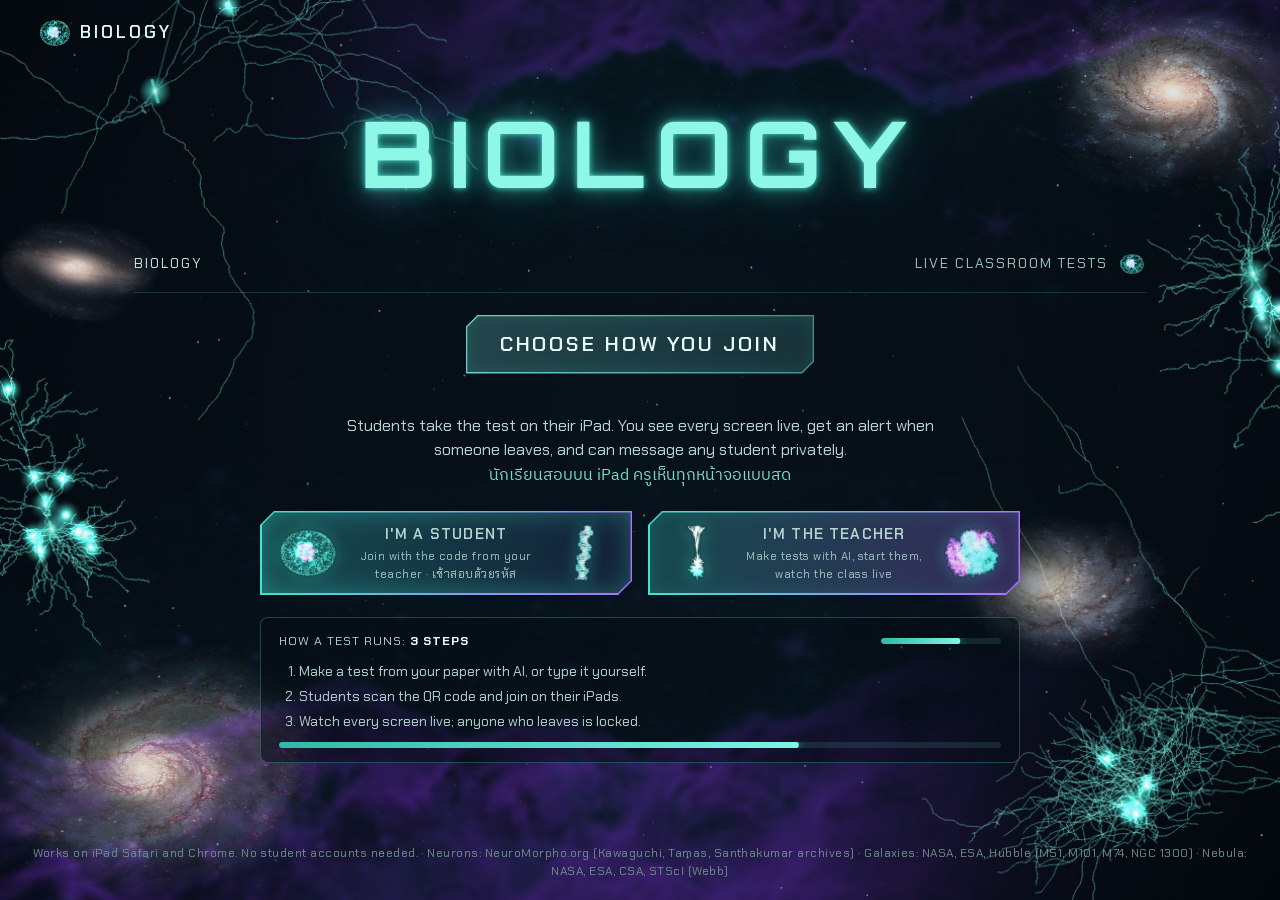
<file: index.html>
<!doctype html>
<html lang="en">
<head>
<meta charset="utf-8">
<meta name="robots" content="noindex, nofollow, noarchive">
<meta name="viewport" content="width=device-width, initial-scale=1, viewport-fit=cover">
<meta name="theme-color" content="#03070c">
<title>Biology</title>
<link rel="icon" href="data:image/svg+xml,%3Csvg xmlns='http://www.w3.org/2000/svg' viewBox='0 0 32 32'%3E%3Ccircle cx='16' cy='16' r='13' fill='%2302060a' stroke='%2346f08f' stroke-width='2.5'/%3E%3Cellipse cx='16' cy='16' rx='5' ry='4' fill='%236a97ff'/%3E%3C/svg%3E">
<link rel="preconnect" href="https://fonts.googleapis.com"><link rel="preconnect" href="https://fonts.gstatic.com" crossorigin>
<link href="https://fonts.googleapis.com/css2?family=Chakra+Petch:wght@400;500;600;700&family=Orbitron:wght@600;700;800&family=IBM+Plex+Sans+Thai:wght@400;500;600;700&display=swap" rel="stylesheet">
<link rel="stylesheet" href="assets/app.css?v=20261019i">
<style>

</style>
</head>
<body data-holo="home">
<div class="home">
  <span class="brand"><span class="brand-mark"><i data-icon="leaf"></i></span><span>Biology</span></span>
  <main class="home-hero">
    <h1 class="glow-title">Biology</h1>
    <section class="panel stage">
      <div class="stage-head"><span>Biology</span><span>Live classroom tests <img src="assets/cosmos/i_cell.png" alt=""></span></div>
      <div style="text-align:center"><span class="box-title">Choose how you join</span></div>
      <p class="intro">Students take the test on their iPad. You see every screen live, get an alert when someone leaves, and can message any student privately.<br><span class="th">นักเรียนสอบบน iPad ครูเห็นทุกหน้าจอแบบสด</span></p>
      <div class="doors">
        <a class="door hot" href="student.html"><img src="assets/cosmos/i_cell.png" alt=""><span>I'm a student<small>Join with the code from your teacher · เข้าสอบด้วยรหัส</small></span><img class="r" src="assets/cosmos/i_dna.png" alt=""></a>
        <a class="door" href="teacher.html"><img src="assets/cosmos/i_neuron.png" alt=""><span>I'm the teacher<small>Make tests with AI, start them, watch the class live</small></span><img class="r" src="assets/cosmos/i_protein.png" alt=""></a>
      </div>
      <div class="live-strip">
        <div class="row"><span>How a test runs: <b>3 steps</b></span><span class="prog" style="width:120px"><span class="prog-fill" style="display:block;transform:scaleX(.66)"></span></span></div>
        <ol><li>Make a test from your paper with AI, or type it yourself.</li><li>Students scan the QR code and join on their iPads.</li><li>Watch every screen live; anyone who leaves is locked.</li></ol>
        <div class="prog" style="width:100%"><span class="prog-fill" style="display:block;transform:scaleX(.72)"></span></div>
      </div>
    </section>
  </main>
  <footer class="home-foot">Works on iPad Safari and Chrome. No student accounts needed. · Neurons: NeuroMorpho.org (Kawaguchi, Tamas, Santhakumar archives) · Galaxies: NASA, ESA, Hubble (M51, M101, M74, NGC 1300) · Nebula: NASA, ESA, CSA, STScI (Webb)</footer>
</div>
<script src="assets/common.js?v=20261019i"></script>
<script src="assets/cosmos.js?v=20261019i"></script>
<script>
  EL.paintIcons();
  BioBG.start({ level: 1 });
</script>
</body>
</html>
</file>
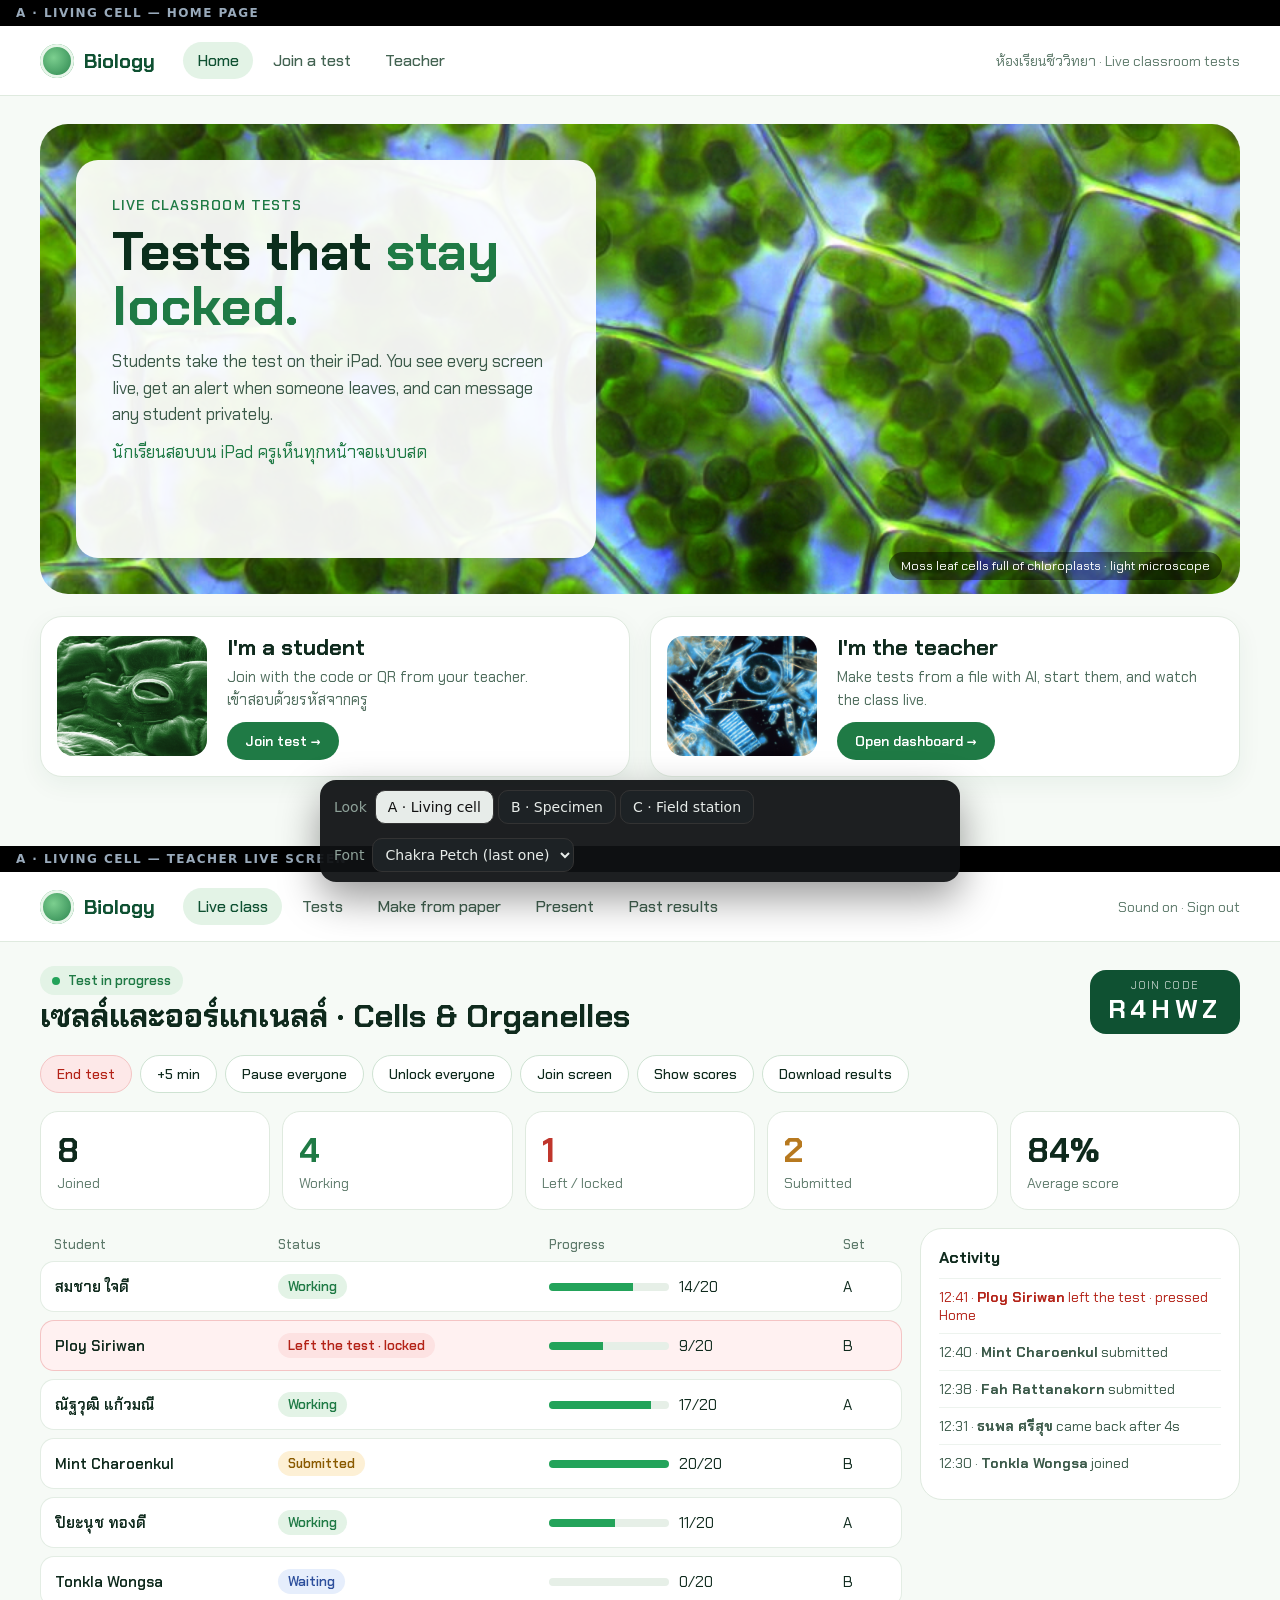
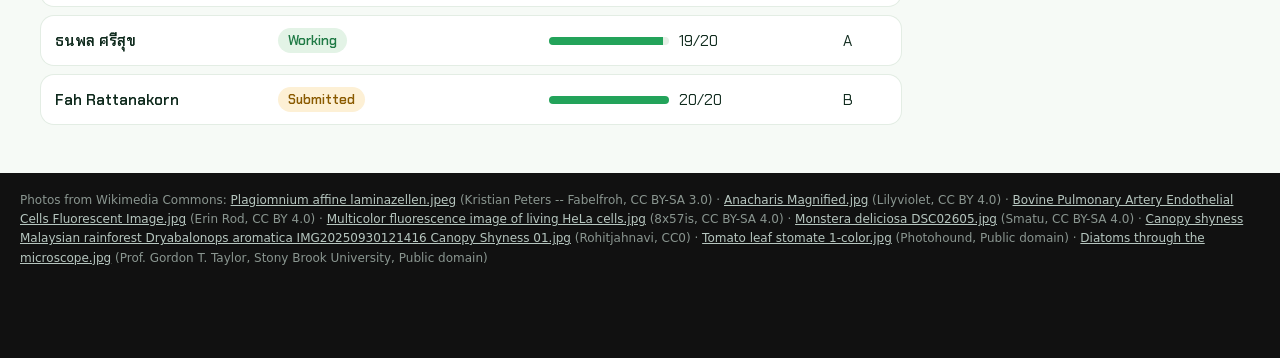
<file: prototypes/biology-themes.html>
<!doctype html>
<!--
  PROTOTYPE (throwaway, not the real site)
  QUESTION: Which biology look — and which font — should the Exam Lock site use?
  3 variants that differ in LAYOUT, not just colour, each shown on the Home page and the Teacher live screen
  with real copy (English + Thai) and a realistic class. Switch with the bar at the bottom, or ?v=A|B|C&font=...
  Photos: Wikimedia Commons (credits at the bottom).
-->
<html lang="en">
<head>
<meta charset="utf-8">
<meta name="viewport" content="width=device-width, initial-scale=1">
<title>Biology themes · pick one</title>
<link rel="preconnect" href="https://fonts.googleapis.com"><link rel="preconnect" href="https://fonts.gstatic.com" crossorigin>
<link href="https://fonts.googleapis.com/css2?family=Archivo:wdth,wght@62..125,400..900&family=Chakra+Petch:wght@400;500;600;700&family=Kanit:wght@300;400;500;600;700&family=Prompt:wght@300;400;500;600;700&family=Noto+Sans+Thai:wght@400;500;600;700&family=IBM+Plex+Sans+Thai:wght@400;500;600;700&display=swap" rel="stylesheet">
<style>
  :root { --f: "Chakra Petch"; }
  * { box-sizing: border-box; }
  body { margin: 0; font-family: var(--f), "IBM Plex Sans Thai", system-ui, sans-serif; background: #111; }
  .screen-label { position: sticky; top: 0; z-index: 5; padding: 6px 16px; font: 600 12px system-ui; letter-spacing: .12em; text-transform: uppercase; background: #000; color: #9ab; }
  .frame { width: 100%; min-height: 820px; position: relative; overflow: hidden; }
  .hidden { display: none !important; }
  svg.i { width: 18px; height: 18px; fill: none; stroke: currentColor; stroke-width: 1.8; stroke-linecap: round; stroke-linejoin: round; flex: none; }

  /* ================================================================ A · LIVING CELL (light, fresh, top navigation) */
  .vA { background: #f6faf6; color: #0f2a1d; }
  .vA .top { display: flex; align-items: center; gap: 28px; padding: 16px 40px; background: #fff; border-bottom: 1px solid #dfeadf; }
  .vA .logo { display: flex; align-items: center; gap: 10px; font-weight: 700; font-size: 20px; color: #0f5132; }
  .vA .logo i { width: 34px; height: 34px; border-radius: 50%; background: radial-gradient(circle at 40% 40%, #7ccf8f, #1f7a45); box-shadow: inset 0 0 0 3px #e8f6ea; }
  .vA .top nav { display: flex; gap: 6px; }
  .vA .top nav a { padding: 8px 14px; border-radius: 999px; color: #436352; text-decoration: none; font-weight: 500; }
  .vA .top nav a.on { background: #e3f3e6; color: #0f5132; }
  .vA .top .sp { margin-left: auto; color: #5f7b6c; font-size: 14px; }
  .vA .hero { position: relative; margin: 28px 40px 0; height: 470px; border-radius: 28px; overflow: hidden; background: url(img/moss_cells.jpg) center/cover; }
  .vA .hero .card { position: absolute; left: 36px; top: 36px; bottom: 36px; width: min(520px, 55%); padding: 36px; border-radius: 22px; background: rgba(255, 255, 255, .93); display: flex; flex-direction: column; }
  .vA .hero .tag { color: #1f7a45; font-weight: 600; font-size: 14px; letter-spacing: .08em; text-transform: uppercase; }
  .vA .hero h1 { margin: 10px 0 14px; font-size: 54px; line-height: 1.02; color: #0b2e1c; }
  .vA .hero h1 em { font-style: normal; color: #1f7a45; }
  .vA .hero p { margin: 0; font-size: 17px; line-height: 1.55; color: #3c5a4a; }
  .vA .hero .cap { position: absolute; right: 18px; bottom: 14px; padding: 6px 12px; border-radius: 999px; background: rgba(0, 0, 0, .45); color: #fff; font-size: 12.5px; }
  .vA .doors { display: grid; grid-template-columns: 1fr 1fr; gap: 20px; margin: 22px 40px 40px; }
  .vA .door { display: grid; grid-template-columns: 150px 1fr; gap: 20px; align-items: center; padding: 16px; border-radius: 22px; background: #fff; border: 1px solid #dfeadf; box-shadow: 0 8px 24px rgba(15, 81, 50, .06); }
  .vA .door .ph { height: 120px; border-radius: 16px; background-size: cover; background-position: center; }
  .vA .door b { display: block; font-size: 22px; margin-bottom: 4px; }
  .vA .door span { color: #4f6d5d; font-size: 15px; line-height: 1.45; }
  .vA .door .go { display: inline-block; margin-top: 10px; padding: 9px 18px; border-radius: 999px; background: #1f7a45; color: #fff; font-weight: 600; font-size: 14px; }
  /* A · teacher */
  .vA .dash { padding: 24px 40px 40px; display: grid; gap: 18px; }
  .vA .dh { display: flex; align-items: center; gap: 18px; flex-wrap: wrap; }
  .vA .dh h2 { margin: 0; font-size: 32px; }
  .vA .live { display: inline-flex; align-items: center; gap: 8px; padding: 6px 12px; border-radius: 999px; background: #e3f3e6; color: #1f7a45; font-weight: 600; font-size: 13px; }
  .vA .live::before { content: ""; width: 8px; height: 8px; border-radius: 50%; background: #23a35a; }
  .vA .code { margin-left: auto; padding: 8px 18px; border-radius: 16px; background: #0f5132; color: #fff; text-align: center; }
  .vA .code small { display: block; font-size: 11px; opacity: .7; letter-spacing: .1em; }
  .vA .code b { font-size: 26px; letter-spacing: .18em; }
  .vA .btns { display: flex; gap: 8px; flex-wrap: wrap; }
  .vA .btn { padding: 9px 16px; border-radius: 999px; border: 1px solid #cfe3d3; background: #fff; color: #0f2a1d; font-weight: 500; font-size: 14px; }
  .vA .btn.red { background: #fde8e8; border-color: #f4c4c4; color: #b42318; }
  .vA .stats { display: grid; grid-template-columns: repeat(5, 1fr); gap: 12px; }
  .vA .stat { padding: 16px; border-radius: 18px; background: #fff; border: 1px solid #dfeadf; }
  .vA .stat b { display: block; font-size: 34px; }
  .vA .stat span { color: #5f7b6c; font-size: 14px; }
  .vA .stat.r b { color: #c0362c; } .vA .stat.g b { color: #1f7a45; } .vA .stat.y b { color: #b7791f; }
  .vA .cols { display: grid; grid-template-columns: 1fr 320px; gap: 18px; align-items: start; }
  .vA table { width: 100%; border-collapse: separate; border-spacing: 0 8px; }
  .vA th { text-align: left; font-size: 13px; color: #5f7b6c; font-weight: 500; padding: 0 14px; }
  .vA td { background: #fff; padding: 12px 14px; border-top: 1px solid #e3ede4; border-bottom: 1px solid #e3ede4; font-size: 15px; }
  .vA td:first-child { border-left: 1px solid #e3ede4; border-radius: 14px 0 0 14px; font-weight: 600; }
  .vA td:last-child { border-right: 1px solid #e3ede4; border-radius: 0 14px 14px 0; }
  .vA tr.alert td { background: #fff1f1; border-color: #f4c4c4; }
  .vA .st { display: inline-block; padding: 4px 10px; border-radius: 999px; font-size: 13px; font-weight: 600; }
  .vA .st.work { background: #e3f3e6; color: #1f7a45; } .vA .st.left { background: #fde2e2; color: #b42318; } .vA .st.done { background: #fdf0d5; color: #8a5a00; } .vA .st.wait { background: #e6eefc; color: #2d4f9c; }
  .vA .bar { height: 8px; border-radius: 4px; background: #e6efe7; overflow: hidden; width: 120px; } .vA .bar i { display: block; height: 100%; background: #23a35a; }
  .vA .feed { padding: 18px; border-radius: 22px; background: #fff; border: 1px solid #dfeadf; }
  .vA .feed h4 { margin: 0 0 10px; }
  .vA .feed div { padding: 9px 0; border-top: 1px solid #edf3ee; font-size: 14px; color: #3c5a4a; }
  .vA .feed div.l { color: #b42318; }

  /* ================================================================ B · SPECIMEN (dark, split screen, icon rail) */
  .vB { background: #07090b; color: #eef3f0; }
  .vB .split { display: grid; grid-template-columns: 46% 1fr; min-height: 820px; }
  .vB .photo { position: relative; background: url(img/fluor_cells.jpg) center/cover; }
  .vB .photo::after { content: ""; position: absolute; inset: 0; background: linear-gradient(90deg, transparent 60%, #07090b); }
  .vB .photo .cap { position: absolute; left: 24px; bottom: 22px; z-index: 1; font-size: 13px; color: #d8e2dd; background: rgba(0, 0, 0, .55); padding: 8px 12px; border-radius: 4px; }
  .vB .photo .cap b { display: block; font-size: 15px; color: #fff; }
  .vB .side { padding: 48px 56px; display: flex; flex-direction: column; }
  .vB .logo { display: flex; align-items: center; gap: 10px; font-weight: 700; letter-spacing: .14em; text-transform: uppercase; }
  .vB .logo i { width: 12px; height: 12px; border-radius: 50%; background: #7cff9b; }
  .vB h1 { margin: auto 0 18px; font-size: 64px; line-height: 1; letter-spacing: -.01em; }
  .vB h1 em { font-style: normal; color: #7cff9b; }
  .vB .side p { font-size: 18px; line-height: 1.55; color: #aebcb5; max-width: 34em; margin: 0 0 30px; }
  .vB .doors { display: grid; gap: 12px; margin-bottom: auto; }
  .vB .door { display: grid; grid-template-columns: 76px 1fr auto; gap: 18px; align-items: center; padding: 14px; border: 1px solid #1f2a26; background: #0d1210; border-radius: 4px; }
  .vB .door .ph { width: 76px; height: 76px; border-radius: 50%; background-size: cover; background-position: center; box-shadow: 0 0 0 2px #0d1210, 0 0 0 3px #2b3a34; }
  .vB .door b { font-size: 21px; } .vB .door span { display: block; color: #93a39b; font-size: 14.5px; }
  .vB .door em { font-style: normal; color: #7cff9b; font-weight: 600; }
  .vB .strip { display: flex; gap: 10px; margin-top: 26px; }
  .vB .strip div { width: 80px; height: 52px; background-size: cover; background-position: center; opacity: .55; border: 1px solid #1f2a26; }
  .vB .strip div.on { opacity: 1; border-color: #7cff9b; }
  /* B · teacher */
  .vB .app { display: grid; grid-template-columns: 76px 1fr; min-height: 820px; }
  .vB .rail { display: flex; flex-direction: column; align-items: center; gap: 10px; padding: 18px 0; background: #0b0f0d; border-right: 1px solid #18211d; }
  .vB .rail span { width: 46px; height: 46px; border-radius: 12px; display: grid; place-items: center; color: #7f918a; }
  .vB .rail span.on { background: #12201a; color: #7cff9b; }
  .vB .main { padding: 22px 26px; display: grid; gap: 16px; align-content: start; background: radial-gradient(70% 50% at 100% 0%, rgba(74, 214, 255, .08), transparent), #07090b; }
  .vB .mh { display: flex; align-items: flex-end; gap: 18px; }
  .vB .mh h2 { margin: 0; font-size: 34px; } .vB .mh small { color: #93a39b; }
  .vB .clock { margin-left: auto; font-size: 34px; font-weight: 600; font-variant-numeric: tabular-nums; }
  .vB .code { padding: 6px 16px; border: 1px solid #2b3a34; } .vB .code small { display: block; color: #93a39b; font-size: 11px; letter-spacing: .14em; } .vB .code b { font-size: 24px; letter-spacing: .2em; color: #7cff9b; }
  .vB .cells { display: grid; grid-template-columns: repeat(auto-fill, minmax(170px, 1fr)); gap: 14px; }
  .vB .cell { position: relative; padding: 14px; border-radius: 4px; background: #0d1210; border: 1px solid #1c2622; display: grid; justify-items: center; text-align: center; gap: 6px; }
  .vB .cell .dish { width: 92px; height: 92px; border-radius: 50%; background-size: 260%; background-position: var(--p, 40% 40%); box-shadow: 0 0 0 3px #0d1210, 0 0 0 5px var(--c, #2b3a34); position: relative; display: grid; place-items: center; }
  .vB .cell .dish b { font-size: 22px; text-shadow: 0 2px 8px #000; }
  .vB .cell .nm { font-weight: 600; font-size: 15.5px; } .vB .cell .s { font-size: 13px; color: #93a39b; }
  .vB .cell.work { --c: #7cff9b; } .vB .cell.left { --c: #ff4d6a; background: #1a0b10; border-color: #5a1626; } .vB .cell.left .s { color: #ff8a9c; } .vB .cell.done { --c: #ffc84a; } .vB .cell.wait { --c: #4ad6ff; }
  .vB .cell .pg { width: 100%; height: 4px; background: #18211d; } .vB .cell .pg i { display: block; height: 100%; background: var(--c); }
  .vB .drawer { display: flex; gap: 14px; padding: 12px 16px; background: #0b0f0d; border: 1px solid #18211d; font-size: 14px; color: #aebcb5; overflow: hidden; white-space: nowrap; }
  .vB .drawer b { color: #fff; } .vB .drawer .l { color: #ff8a9c; }
  .vB .alertbar { display: flex; align-items: center; gap: 10px; padding: 10px 14px; background: #3a0a14; border: 1px solid #ff4d6a; color: #ffd4dc; font-weight: 600; }

  /* ================================================================ C · FIELD STATION (soft sage, centred, round "petri dish" photos) */
  .vC { background: #e9efe6; color: #13281d; }
  .vC .top { display: flex; justify-content: space-between; align-items: center; padding: 18px 36px; }
  .vC .logo { font-weight: 700; font-size: 20px; display: flex; gap: 10px; align-items: center; }
  .vC .logo i { width: 28px; height: 28px; border-radius: 8px 50% 8px 50%; background: #2e6b47; }
  .vC .top a { color: #2e6b47; font-weight: 600; text-decoration: none; }
  .vC .stage { position: relative; height: 640px; display: grid; place-items: center; }
  .vC .dishes .d { position: absolute; border-radius: 50%; background-size: cover; background-position: center; box-shadow: 0 0 0 10px rgba(255, 255, 255, .7), 0 20px 50px rgba(19, 40, 29, .25); }
  .vC .center { position: relative; z-index: 1; text-align: center; max-width: 620px; padding: 40px 44px; background: #fdfdf9; border-radius: 34px; box-shadow: 0 30px 80px rgba(19, 40, 29, .18); }
  .vC .center small { color: #2e6b47; font-weight: 600; letter-spacing: .14em; text-transform: uppercase; }
  .vC .center h1 { margin: 10px 0 12px; font-size: 52px; line-height: 1.04; }
  .vC .center p { margin: 0 0 24px; color: #4a6152; font-size: 17px; line-height: 1.5; }
  .vC .two { display: flex; gap: 12px; justify-content: center; }
  .vC .two a { padding: 14px 24px; border-radius: 16px; font-weight: 600; text-decoration: none; font-size: 16px; }
  .vC .two a.p { background: #13281d; color: #f3f7f1; } .vC .two a.s { background: #d8e6d3; color: #13281d; }
  .vC .two a span { display: block; font-weight: 400; font-size: 13px; opacity: .75; }
  /* C · teacher: one centred column, sections stack */
  .vC .col { max-width: 1060px; margin: 0 auto; padding: 8px 24px 40px; display: grid; gap: 16px; }
  .vC .hcard { display: grid; grid-template-columns: 120px 1fr auto; gap: 22px; align-items: center; padding: 18px 22px; background: #fdfdf9; border-radius: 26px; }
  .vC .hcard .ph { width: 120px; height: 120px; border-radius: 50%; background: url(img/diatoms.jpg) center/cover; }
  .vC .hcard h2 { margin: 0 0 4px; font-size: 30px; } .vC .hcard small { color: #4a6152; }
  .vC .hcard .tm { text-align: right; } .vC .hcard .tm b { display: block; font-size: 38px; } .vC .hcard .tm span { padding: 6px 14px; border-radius: 12px; background: #13281d; color: #f3f7f1; font-weight: 600; letter-spacing: .14em; }
  .vC .nums { display: flex; gap: 8px; flex-wrap: wrap; }
  .vC .nums span { padding: 10px 16px; border-radius: 14px; background: #fdfdf9; font-size: 15px; } .vC .nums b { font-size: 20px; margin-right: 6px; }
  .vC .nums .r { background: #f9dcd6; color: #9b2a1a; }
  .vC .alert { padding: 14px 18px; border-radius: 18px; background: #9b2a1a; color: #fff; font-weight: 600; display: flex; gap: 12px; align-items: center; }
  .vC .alert u { text-decoration: none; padding: 4px 10px; border-radius: 10px; background: rgba(255, 255, 255, .2); }
  .vC .chips { display: flex; flex-wrap: wrap; gap: 10px; }
  .vC .chip { display: flex; align-items: center; gap: 10px; padding: 8px 14px 8px 8px; border-radius: 999px; background: #fdfdf9; font-size: 15px; }
  .vC .chip i { width: 34px; height: 34px; border-radius: 50%; display: grid; place-items: center; font-style: normal; font-weight: 700; font-size: 13px; color: #fff; background: var(--c); }
  .vC .chip small { color: #4a6152; }
  .vC .chip.work { --c: #2e6b47; } .vC .chip.left { --c: #c0392b; background: #f9dcd6; } .vC .chip.done { --c: #b7791f; } .vC .chip.wait { --c: #5a7bb5; }
  .vC .tl { padding: 16px 20px; background: #fdfdf9; border-radius: 22px; columns: 2; column-gap: 30px; font-size: 14.5px; color: #4a6152; }
  .vC .tl div { break-inside: avoid; padding: 6px 0; } .vC .tl b { color: #13281d; } .vC .tl .l { color: #9b2a1a; }

  /* ================================================================ control bar */
  .ctl { position: fixed; left: 50%; bottom: 18px; transform: translateX(-50%); z-index: 50; display: flex; gap: 14px; align-items: center; padding: 10px 14px; border-radius: 16px; background: rgba(15, 18, 20, .94); color: #e7ece9; font: 500 14px system-ui; box-shadow: 0 16px 40px rgba(0, 0, 0, .4); flex-wrap: wrap; max-width: calc(100vw - 24px); }
  .ctl .g { display: flex; gap: 4px; align-items: center; }
  .ctl .g > span { color: #8fa29a; margin-right: 4px; }
  .ctl button { padding: 8px 12px; border-radius: 10px; border: 1px solid #333; background: #1d2225; color: #e7ece9; font: inherit; cursor: pointer; }
  .ctl button.on { background: #e7ece9; color: #111; }
  .ctl select { padding: 7px 8px; border-radius: 10px; background: #1d2225; color: #e7ece9; border: 1px solid #333; font: inherit; }
  .credits { padding: 18px 20px 90px; font: 12px/1.6 system-ui; color: #8a9690; background: #111; }
  .credits a { color: #b6c6bf; }
</style>
</head>
<body>

<div id="screens"></div>

<div class="ctl">
  <div class="g"><span>Look</span><button data-v="A">A · Living cell</button><button data-v="B">B · Specimen</button><button data-v="C">C · Field station</button></div>
  <div class="g"><span>Font</span><select id="font">
    <option value="Chakra Petch">Chakra Petch (last one)</option>
    <option value="Archivo">Archivo (first one)</option>
    <option value="Kanit">Kanit</option>
    <option value="Prompt">Prompt</option>
    <option value="Noto Sans Thai">Noto Sans Thai</option>
    <option value="IBM Plex Sans Thai">IBM Plex Sans Thai</option>
  </select></div>
</div>

<div class="credits" id="credits"></div>

<script>
const ICON = {
  live: '<circle cx="12" cy="12" r="2.5"/><path d="M6.3 6.3a8 8 0 0 0 0 11.4M17.7 6.3a8 8 0 0 1 0 11.4"/>',
  tests: '<rect x="5" y="3" width="14" height="18" rx="2.5"/><path d="M9 8h6M9 12h6M9 16h3.5"/>',
  spark: '<path d="M12 3l1.9 5.6L19.5 10l-5.6 1.9L12 17.5l-1.9-5.6L4.5 10l5.6-1.4z"/>',
  present: '<rect x="3" y="4" width="18" height="12" rx="1.8"/><path d="M12 16v4M8.5 20h7"/>',
  archive: '<rect x="3.5" y="4" width="17" height="4.5" rx="1.2"/><path d="M5 8.5V18a2 2 0 0 0 2 2h10a2 2 0 0 0 2-2V8.5"/>',
  setup: '<path d="M4 7h10M18 7h2M4 17h4M12 17h8"/><circle cx="16" cy="7" r="2"/><circle cx="10" cy="17" r="2"/>'
};
const I = n => `<svg class="i" viewBox="0 0 24 24">${ICON[n]}</svg>`;
// a realistic class in the middle of a test
const STU = [
  { n: 'สมชาย ใจดี', e: 'Somchai Jaidee', st: 'work', t: 'Working', a: 14, p: '30% 40%' },
  { n: 'Ploy Siriwan', e: '', st: 'left', t: 'Left the test · locked', a: 9, p: '70% 30%' },
  { n: 'ณัฐวุฒิ แก้วมณี', e: 'Nattawut Kaewmanee', st: 'work', t: 'Working', a: 17, p: '50% 70%' },
  { n: 'Mint Charoenkul', e: '', st: 'done', t: 'Submitted', a: 20, p: '20% 70%' },
  { n: 'ปิยะนุช ทองดี', e: 'Piyanuch Thongdee', st: 'work', t: 'Working', a: 11, p: '80% 60%' },
  { n: 'Tonkla Wongsa', e: '', st: 'wait', t: 'Waiting', a: 0, p: '45% 25%' },
  { n: 'ธนพล ศรีสุข', e: 'Thanapon Srisuk', st: 'work', t: 'Working', a: 19, p: '60% 50%' },
  { n: 'Fah Rattanakorn', e: '', st: 'done', t: 'Submitted', a: 20, p: '35% 55%' }
];
const FEED = [['12:41', 'Ploy Siriwan', 'left the test · pressed Home', 1], ['12:40', 'Mint Charoenkul', 'submitted'], ['12:38', 'Fah Rattanakorn', 'submitted'], ['12:31', 'ธนพล ศรีสุข', 'came back after 4s'], ['12:30', 'Tonkla Wongsa', 'joined']];
const TOTAL = 20, ini = s => s.split(/\s+/).map(w => w[0]).join('').slice(0, 2).toUpperCase();
const TITLE = 'เซลล์และออร์แกเนลล์ · Cells & Organelles';

const V = {
A: () => `
  <div class="screen-label">A · Living cell — Home page</div>
  <section class="frame vA">
    <div class="top"><span class="logo"><i></i>Biology</span><nav><a class="on">Home</a><a>Join a test</a><a>Teacher</a></nav><span class="sp">ห้องเรียนชีววิทยา · Live classroom tests</span></div>
    <div class="hero"><div class="card"><span class="tag">Live classroom tests</span><h1>Tests that <em>stay locked.</em></h1>
      <p>Students take the test on their iPad. You see every screen live, get an alert when someone leaves, and can message any student privately.</p>
      <p style="margin-top:12px;color:#1f7a45">นักเรียนสอบบน iPad ครูเห็นทุกหน้าจอแบบสด</p></div>
      <span class="cap">Moss leaf cells full of chloroplasts · light microscope</span></div>
    <div class="doors">
      <div class="door"><div class="ph" style="background-image:url(img/stomate.jpg)"></div><div><b>I'm a student</b><span>Join with the code or QR from your teacher.<br>เข้าสอบด้วยรหัสจากครู</span><br><span class="go">Join test →</span></div></div>
      <div class="door"><div class="ph" style="background-image:url(img/diatoms.jpg)"></div><div><b>I'm the teacher</b><span>Make tests from a file with AI, start them, and watch the class live.</span><br><span class="go">Open dashboard →</span></div></div>
    </div>
  </section>
  <div class="screen-label">A · Living cell — Teacher live screen</div>
  <section class="frame vA">
    <div class="top"><span class="logo"><i></i>Biology</span><nav><a class="on">Live class</a><a>Tests</a><a>Make from paper</a><a>Present</a><a>Past results</a></nav><span class="sp">Sound on · Sign out</span></div>
    <div class="dash">
      <div class="dh"><div><span class="live">Test in progress</span><h2>${TITLE}</h2></div><div class="code"><small>JOIN CODE</small><b>R4HWZ</b></div></div>
      <div class="btns"><span class="btn red">End test</span><span class="btn">+5 min</span><span class="btn">Pause everyone</span><span class="btn">Unlock everyone</span><span class="btn">Join screen</span><span class="btn">Show scores</span><span class="btn">Download results</span></div>
      <div class="stats"><div class="stat"><b>8</b><span>Joined</span></div><div class="stat g"><b>4</b><span>Working</span></div><div class="stat r"><b>1</b><span>Left / locked</span></div><div class="stat y"><b>2</b><span>Submitted</span></div><div class="stat"><b>84%</b><span>Average score</span></div></div>
      <div class="cols"><table><tr><th>Student</th><th>Status</th><th>Progress</th><th>Set</th></tr>
        ${STU.map((s, i) => `<tr class="${s.st === 'left' ? 'alert' : ''}"><td>${s.n}</td><td><span class="st ${s.st}">${s.t}</span></td><td><div style="display:flex;gap:10px;align-items:center"><div class="bar"><i style="width:${s.a / TOTAL * 100}%"></i></div>${s.a}/${TOTAL}</div></td><td>${'AB'[i % 2]}</td></tr>`).join('')}</table>
        <div class="feed"><h4>Activity</h4>${FEED.map(f => `<div class="${f[3] ? 'l' : ''}">${f[0]} · <b>${f[1]}</b> ${f[2]}</div>`).join('')}</div></div>
    </div>
  </section>`,

B: () => `
  <div class="screen-label">B · Specimen — Home page</div>
  <section class="frame vB"><div class="split">
    <div class="photo"><div class="cap"><b>Endothelial cells</b>nucleus (blue) · mitochondria (red) · actin (green) — fluorescence</div></div>
    <div class="side"><span class="logo"><i></i>Biology</span>
      <h1>Tests that <em>stay locked.</em></h1>
      <p>Students take the test on their iPad. You see every screen live, get an alert when someone leaves, and can message any student privately.<br><span style="color:#7f918a">นักเรียนสอบบน iPad ครูเห็นทุกหน้าจอแบบสด</span></p>
      <div class="doors">
        <div class="door"><div class="ph" style="background-image:url(img/hela.jpg)"></div><div><b>I'm a student</b><span>Join with the code from your teacher · เข้าสอบด้วยรหัสจากครู</span></div><em>Join →</em></div>
        <div class="door"><div class="ph" style="background-image:url(img/moss_cells.jpg)"></div><div><b>I'm the teacher</b><span>Make tests with AI, start them, watch the class live</span></div><em>Open →</em></div>
      </div>
      <div class="strip"><div class="on" style="background-image:url(img/fluor_cells.jpg)"></div><div style="background-image:url(img/diatoms.jpg)"></div><div style="background-image:url(img/stomate.jpg)"></div><div style="background-image:url(img/moss_cells.jpg)"></div></div>
    </div></div></section>
  <div class="screen-label">B · Specimen — Teacher live screen</div>
  <section class="frame vB"><div class="app">
    <div class="rail"><span class="on">${I('live')}</span><span>${I('tests')}</span><span>${I('spark')}</span><span>${I('present')}</span><span>${I('archive')}</span><span>${I('setup')}</span></div>
    <div class="main">
      <div class="mh"><div><small>Test in progress · Set A + B · 20 questions</small><h2>${TITLE}</h2></div><div class="clock">23:41</div><div class="code"><small>JOIN CODE</small><b>R4HWZ</b></div></div>
      <div class="alertbar">⚠ 1 needs you: Ploy Siriwan left the test — tap to unlock</div>
      <div class="cells">${STU.map(s => `<div class="cell ${s.st}"><div class="dish" style="background-image:url(img/${s.st === 'left' ? 'hela' : 'fluor_cells'}.jpg);--p:${s.p}"><b>${ini(s.e || s.n)}</b></div><div class="nm">${s.n}</div><div class="s">${s.t} · ${s.a}/${TOTAL}</div><div class="pg"><i style="width:${s.a / TOTAL * 100}%"></i></div></div>`).join('')}</div>
      <div class="drawer">${FEED.map(f => `<span class="${f[3] ? 'l' : ''}">${f[0]} <b>${f[1]}</b> ${f[2]}</span>`).join('<span>·</span>')}</div>
    </div></div></section>`,

C: () => `
  <div class="screen-label">C · Field station — Home page</div>
  <section class="frame vC">
    <div class="top"><span class="logo"><i></i>Biology</span><a>Teacher sign in →</a></div>
    <div class="stage"><div class="dishes">
      <div class="d" style="width:230px;height:230px;left:6%;top:40px;background-image:url(img/moss_cells.jpg)"></div>
      <div class="d" style="width:160px;height:160px;left:16%;top:380px;background-image:url(img/stomate.jpg)"></div>
      <div class="d" style="width:200px;height:200px;right:8%;top:60px;background-image:url(img/fluor_cells.jpg)"></div>
      <div class="d" style="width:250px;height:250px;right:13%;top:340px;background-image:url(img/diatoms.jpg)"></div>
      <div class="d" style="width:110px;height:110px;left:42%;top:20px;background-image:url(img/hela.jpg)"></div></div>
      <div class="center"><small>Live classroom tests · ห้องเรียนสด</small><h1>Tests that stay locked.</h1>
        <p>Students take the test on their iPad. You see every screen live, get an alert when someone leaves, and can message any student privately.</p>
        <div class="two"><a class="p">I'm a student<span>เข้าสอบด้วยรหัสจากครู</span></a><a class="s">I'm the teacher<span>Open dashboard</span></a></div></div>
    </div>
  </section>
  <div class="screen-label">C · Field station — Teacher live screen</div>
  <section class="frame vC">
    <div class="top"><span class="logo"><i></i>Biology</span><span style="display:flex;gap:18px;color:#2e6b47;font-weight:600"><span>Live class</span><span style="opacity:.6">Tests</span><span style="opacity:.6">Make from paper</span><span style="opacity:.6">Past results</span></span></div>
    <div class="col">
      <div class="hcard"><div class="ph"></div><div><small>Test in progress · Sets A + B</small><h2>${TITLE}</h2><small>8 students · 20 questions each</small></div><div class="tm"><b>23:41</b><span>R4HWZ</span></div></div>
      <div class="nums"><span><b>8</b>joined</span><span><b>4</b>working</span><span class="r"><b>1</b>left / locked</span><span><b>2</b>submitted</span><span><b>84%</b>average</span></div>
      <div class="alert">Ploy Siriwan left the test and is locked <u>Unlock</u> <u>Message</u></div>
      <div class="chips">${STU.map(s => `<div class="chip ${s.st}"><i>${ini(s.e || s.n)}</i><div>${s.n}<br><small>${s.t} · ${s.a}/${TOTAL}</small></div></div>`).join('')}</div>
      <div class="tl">${FEED.map(f => `<div class="${f[3] ? 'l' : ''}">${f[0]} · <b>${f[1]}</b> ${f[2]}</div>`).join('')}</div>
    </div>
  </section>`
};

const qs = new URLSearchParams(location.search);
let cur = qs.get('v') || 'A';
function render() {
  document.getElementById('screens').innerHTML = V[cur]();
  document.querySelectorAll('[data-v]').forEach(b => b.classList.toggle('on', b.dataset.v === cur));
  history.replaceState(null, '', `?v=${cur}&font=${encodeURIComponent(getComputedStyle(document.documentElement).getPropertyValue('--f').trim().replace(/"/g, ''))}`);
}
document.querySelectorAll('[data-v]').forEach(b => b.addEventListener('click', () => { cur = b.dataset.v; render(); scrollTo(0, 0); }));
const fsel = document.getElementById('font');
fsel.addEventListener('change', () => { document.documentElement.style.setProperty('--f', `"${fsel.value}"`); render(); });
if (qs.get('font')) { fsel.value = qs.get('font'); document.documentElement.style.setProperty('--f', `"${fsel.value}"`); }
render();
fetch('img/credits.json').then(r => r.json()).then(c => {
  document.getElementById('credits').innerHTML = 'Photos from Wikimedia Commons: ' + Object.values(c).map(x => `<a href="${x.page}" target="_blank">${x.title.replace('File:', '')}</a> (${x.artist}, ${x.license})`).join(' · ');
}).catch(() => {});
</script>
</body>
</html>
</file>
<file: assets/app.css>
/* ================================================================
   Biology tests: one stylesheet for home, teacher and student pages.
   Look: a fluorescence microscope. Living cells drift behind frosted
   instrument panels; colours are the real stains: GFP green (actions),
   DAPI blue (info), actin red (alerts), plus a cyan reticle for focus.
   ================================================================ */
:root {
  --bg: #03070c;
  --glass: rgba(9, 19, 31, .86);
  --glass-2: rgba(9, 19, 31, .9);
  --glass-3: rgba(12, 25, 40, .96);
  --line: rgba(110, 230, 215, .14);
  --line-2: rgba(110, 230, 215, .26);
  --line-3: rgba(110, 230, 215, .46);
  --text: #e2f4f2;
  --text-2: #b7d6d1;
  --dim: #8fb3ad;
  --dim-2: #5d7d78;
  --gfp: #3fe6cf;
  --gfp-ink: #03201c;
  --gfp-soft: rgba(63, 230, 207, .13);
  --dapi: #a98bff;
  --dapi-soft: rgba(169, 139, 255, .14);
  --actin: #ff4d7a;
  --actin-soft: rgba(255, 77, 122, .16);
  --cyan: #7ff5e4;
  --cyan-soft: rgba(127, 245, 228, .14);
  --amber: #ffc46b;
  --amber-soft: rgba(255, 196, 107, .15);
  --ui: "Chakra Petch", "IBM Plex Sans Thai", system-ui, -apple-system, "Segoe UI", sans-serif;
  --read: "IBM Plex Sans Thai", "Chakra Petch", system-ui, sans-serif;
  --mono: "Chakra Petch", "IBM Plex Sans Thai", ui-monospace, monospace;
  --ease: cubic-bezier(.2, .8, .2, 1);
  --blur: blur(6px);
  --muted: var(--dim); --faint: var(--dim-2); --accent: var(--gfp);
  color-scheme: dark;
}
*, *::before, *::after { box-sizing: border-box; }
html { -webkit-text-size-adjust: 100%; }
body {
  margin: 0; background: var(--bg); color: var(--text);
  font-family: var(--ui); font-size: 15px; line-height: 1.5;
  -webkit-font-smoothing: antialiased; -moz-osx-font-smoothing: grayscale;
}
.biobg { position: fixed; inset: 0; width: 100vw; height: 100vh; z-index: 0; pointer-events: none; }
/* vignette keeps text readable over the cells */
body::after { content: ""; position: fixed; inset: 0; z-index: 0; pointer-events: none; background: radial-gradient(120% 90% at 50% 40%, transparent 40%, rgba(1, 4, 10, .55)); }
button, input, textarea, select { font: inherit; color: inherit; }
button { cursor: pointer; }
:focus-visible { outline: 2px solid var(--cyan); outline-offset: 2px; }
.hidden { display: none !important; }
.mono { font-family: var(--mono); }
.muted { color: var(--dim); }
.faint { color: var(--dim-2); }
.small { font-size: 13px; }
.th { font-family: "IBM Plex Sans Thai", var(--ui); }
h1, h2, h3 { font-family: var(--ui); font-stretch: 80%; font-weight: 800; letter-spacing: -.005em; }
svg.i { width: 18px; height: 18px; flex: none; fill: none; stroke: currentColor; stroke-width: 1.8; stroke-linecap: round; stroke-linejoin: round; }
.label { font-family: var(--mono); font-size: 11.5px; font-weight: 500; letter-spacing: .14em; text-transform: uppercase; color: var(--dim); }
.label.red { color: #ff8793; }

/* microscope scale bar in the corner */
.scalebar { position: fixed; left: 22px; bottom: 18px; z-index: 1; display: grid; gap: 4px; pointer-events: none; font-family: var(--mono); font-size: 11px; letter-spacing: .1em; color: rgba(232, 246, 255, .55); }
.scalebar i { display: block; width: 90px; height: 3px; background: rgba(232, 246, 255, .6); }

/* ---------------------------------------------------------------- brand */
.brand { display: inline-flex; align-items: center; gap: 10px; font-stretch: 80%; font-weight: 800; font-size: 19px; letter-spacing: .04em; text-transform: uppercase; color: var(--text); text-decoration: none; }
.brand-mark { width: 30px; height: 30px; border-radius: 50%; display: grid; place-items: center; color: var(--gfp); border: 1.5px solid var(--gfp); box-shadow: 0 0 16px rgba(54, 214, 255, .45), inset 0 0 10px rgba(54, 214, 255, .25); }
.brand-mark svg { width: 16px; height: 16px; fill: none; stroke: currentColor; stroke-width: 2.2; stroke-linecap: round; stroke-linejoin: round; }

/* ---------------------------------------------------------------- glass panels */
.panel, .glass { position: relative; background: var(--glass); border: 1px solid var(--line); border-radius: 10px; -webkit-backdrop-filter: var(--blur); backdrop-filter: var(--blur); }

/* ---------------------------------------------------------------- buttons */
.btn {
  display: inline-flex; align-items: center; justify-content: center; gap: 8px;
  height: 38px; padding: 0 14px; border-radius: 8px; white-space: nowrap;
  border: 1px solid var(--line-2); background: rgba(12, 28, 46, .7); color: var(--text);
  font-size: 14px; font-weight: 600; text-decoration: none;
  transition: background .15s, border-color .15s, color .15s, box-shadow .15s, transform .1s;
}
.btn:hover { background: rgba(20, 44, 70, .85); border-color: var(--line-3); }
.btn:active { transform: translateY(1px); }
.btn:disabled { opacity: .5; cursor: default; }
.btn .i { width: 16px; height: 16px; }
.btn.sm { height: 32px; padding: 0 11px; font-size: 13px; }
.btn.lg { height: 50px; padding: 0 22px; font-size: 16px; }
.btn.wide { width: 100%; }
.btn.primary { background: var(--gfp); border-color: var(--gfp); color: var(--gfp-ink); font-weight: 700; box-shadow: 0 0 22px rgba(54, 214, 255, .35); }
.btn.primary:hover { background: #7fe6ff; box-shadow: 0 0 30px rgba(54, 214, 255, .5); }
.btn.green { background: var(--gfp); border-color: var(--gfp); color: var(--gfp-ink); font-weight: 700; }
.btn.green:hover { background: #7fe6ff; }
.btn.danger { background: var(--actin-soft); border-color: rgba(255, 77, 97, .45); color: #ff8793; }
.btn.danger:hover { background: rgba(255, 77, 97, .25); }
.btn.solid-danger { background: var(--actin); border-color: var(--actin); color: #fff; }
.btn.warn { background: var(--amber-soft); border-color: rgba(255, 182, 72, .45); color: #ffd27e; }
.btn.ghost { background: transparent; border-color: transparent; color: var(--dim); }
.btn.ghost:hover { background: rgba(20, 44, 70, .6); color: var(--text); }
.btn.on { border-color: var(--gfp); color: var(--gfp); background: var(--gfp-soft); }
.iconbtn { width: 34px; height: 34px; padding: 0; }

/* ---------------------------------------------------------------- inputs */
.input {
  width: 100%; height: 42px; padding: 0 12px; border-radius: 8px;
  background: rgba(3, 10, 20, .6); border: 1px solid var(--line-2); color: var(--text); outline: none;
  transition: border-color .15s, box-shadow .15s;
}
textarea.input { height: auto; padding: 10px 12px; resize: vertical; line-height: 1.5; }
.input:focus { border-color: var(--cyan); box-shadow: 0 0 0 3px var(--cyan-soft); }
.input::placeholder { color: var(--dim-2); }
.input.sm { height: 34px; font-size: 14px; }
select.input { appearance: none; padding-right: 32px; background-image: linear-gradient(45deg, transparent 50%, var(--dim) 50%), linear-gradient(135deg, var(--dim) 50%, transparent 50%); background-position: calc(100% - 17px) 50%, calc(100% - 12px) 50%; background-size: 5px 5px; background-repeat: no-repeat; }
.field { display: grid; gap: 6px; }
.field > span { font-family: var(--mono); font-size: 11.5px; letter-spacing: .1em; text-transform: uppercase; color: var(--dim); }
.check { display: flex; align-items: center; gap: 10px; font-size: 14px; color: var(--text-2); cursor: pointer; }
.check input { width: 18px; height: 18px; accent-color: var(--gfp); }
.err { min-height: 20px; font-size: 14px; color: #ff8793; font-weight: 600; }

/* ---------------------------------------------------------------- status tags */
.pill {
  display: inline-flex; align-items: center; gap: 7px; height: 24px; padding: 0 9px; border-radius: 12px;
  font-family: var(--mono); font-size: 11.5px; font-weight: 600; letter-spacing: .08em; text-transform: uppercase; white-space: nowrap;
  color: var(--dim); background: rgba(124, 151, 171, .12);
}
.pill::before { content: ""; width: 6px; height: 6px; border-radius: 50%; background: currentColor; box-shadow: 0 0 8px currentColor; flex: none; }
.pill.active, .pill.live { color: var(--gfp); background: var(--gfp-soft); }
.pill.waiting { color: var(--dapi); background: var(--dapi-soft); }
.pill.away, .pill.locked { color: #ff7b88; background: var(--actin-soft); }
.pill.submitted { color: var(--amber); background: var(--amber-soft); }
.pill.live::before, .pill.away::before { animation: blink 1.2s steps(2, start) infinite; }
@keyframes blink { 50% { opacity: .2; } }

/* toasts */
#toasts { position: fixed; z-index: 200; right: 18px; bottom: 18px; display: grid; gap: 10px; width: min(370px, calc(100vw - 32px)); }
.toast {
  --tc: var(--gfp); position: relative; padding: 12px 14px 12px 34px; border-radius: 10px;
  background: var(--glass-3); border: 1px solid var(--line-2); -webkit-backdrop-filter: var(--blur); backdrop-filter: var(--blur);
  box-shadow: 0 18px 50px rgba(0, 0, 0, .55); font-size: 14px; line-height: 1.45; animation: toastin .3s var(--ease);
}
.toast::before { content: ""; position: absolute; left: 14px; top: 18px; width: 9px; height: 9px; border-radius: 50%; background: var(--tc); box-shadow: 0 0 12px var(--tc); }
.toast.red { --tc: var(--actin); border-color: rgba(255, 77, 97, .5); }
.toast.green { --tc: var(--gfp); }
.toast.amber { --tc: var(--amber); border-color: rgba(255, 182, 72, .45); }
.toast.click { cursor: pointer; }
.toast.out { opacity: 0; transform: translateY(6px); transition: .3s; }
@keyframes toastin { from { opacity: 0; transform: translateY(10px); } }

/* modal */
.modal { position: fixed; inset: 0; z-index: 150; display: grid; place-items: center; padding: 16px; background: rgba(1, 4, 10, .6); -webkit-backdrop-filter: blur(6px); backdrop-filter: blur(6px); }
.modal-box { width: min(440px, 100%); padding: 24px; background: var(--glass-3); border: 1px solid var(--line-2); border-radius: 12px; box-shadow: 0 30px 80px rgba(0, 0, 0, .6); }
.modal-box h3 { margin: 6px 0 8px; font-size: 26px; text-transform: uppercase; }
.modal-box p { margin: 0 0 20px; color: var(--text-2); }
.modal-actions { display: flex; gap: 10px; justify-content: flex-end; flex-wrap: wrap; }
.spinner { width: 40px; height: 40px; border-radius: 50%; border: 3px solid rgba(110, 200, 255, .15); border-top-color: var(--gfp); animation: spin .9s linear infinite; }
@keyframes spin { to { transform: rotate(360deg); } }

/* ================================================================
   THE TEST SHEET (student page and the teacher's live copy share it,
   so this layout must stay identical in both places)
   ================================================================ */
.tbar {
  position: fixed; top: 0; left: 0; right: 0; height: 58px; z-index: 20;
  display: flex; align-items: center; gap: 16px; padding: 0 18px;
  background: rgba(3, 10, 20, .82); border-bottom: 1px solid var(--line-2); -webkit-backdrop-filter: var(--blur); backdrop-filter: var(--blur);
}
.tb-left { display: flex; align-items: center; gap: 10px; min-width: 0; flex: 1; }
.tb-name { font-weight: 800; font-stretch: 85%; font-size: 16px; text-transform: uppercase; letter-spacing: .02em; white-space: nowrap; overflow: hidden; text-overflow: ellipsis; }
.live-dot { width: 8px; height: 8px; border-radius: 50%; background: var(--gfp); flex: none; box-shadow: 0 0 10px var(--gfp); }
.tb-mid { display: flex; align-items: center; gap: 10px; }
.prog { width: 140px; height: 6px; border-radius: 3px; background: rgba(110, 200, 255, .12); overflow: hidden; }
.prog-fill { height: 100%; background: var(--gfp); box-shadow: 0 0 10px var(--gfp); transform-origin: left; transform: scaleX(0); transition: transform .4s var(--ease); }
.tb-mid .small { color: var(--dim); font-family: var(--mono); font-size: 13px; min-width: 50px; }
.timer { font-family: var(--mono); font-size: 17px; font-weight: 600; padding: 4px 10px; border-radius: 8px; border: 1px solid var(--line-2); font-variant-numeric: tabular-nums; }
.timer.warn { color: var(--amber); border-color: var(--amber); }
.timer.crit { color: #ff7b88; border-color: var(--actin); }

.test-wrap { position: relative; z-index: 1; max-width: 780px; margin: 0 auto; padding: 80px 16px 140px; }
.test-who { margin: 0 4px 12px; font-family: var(--mono); font-size: 12.5px; color: var(--dim); letter-spacing: .04em; }
.qcard { position: relative; padding: 20px 20px 18px; margin-bottom: 12px; background: var(--glass-2); border: 1px solid var(--line); border-radius: 12px; -webkit-backdrop-filter: var(--blur); backdrop-filter: var(--blur); transition: border-color .2s, box-shadow .2s; }
.qcard.answered { border-color: rgba(54, 214, 255, .32); }
.qcard.focus { border-color: var(--cyan); box-shadow: 0 0 0 3px var(--cyan-soft); }
.q-head { display: flex; align-items: center; gap: 10px; margin-bottom: 10px; }
.q-num { min-width: 30px; height: 30px; padding: 0 8px; border-radius: 15px; display: grid; place-items: center; border: 1.5px solid var(--line-3); font-family: var(--mono); font-size: 13px; font-weight: 600; }
.qcard.answered .q-num { background: var(--gfp); border-color: var(--gfp); color: var(--gfp-ink); box-shadow: 0 0 12px rgba(54, 214, 255, .5); }
.q-type { font-family: var(--mono); font-size: 11.5px; letter-spacing: .08em; text-transform: uppercase; color: var(--dim); }
.q-pts { margin-left: auto; font-family: var(--mono); font-size: 12px; color: var(--dim-2); }
.q-text { font-size: 18.5px; font-weight: 600; line-height: 1.5; margin-bottom: 14px; overflow-wrap: anywhere; }
.q-img { display: block; max-width: 100%; max-height: 360px; margin: 0 0 14px; border-radius: 8px; border: 1px solid var(--line); background: #fff; }
.opts { display: grid; gap: 8px; }
.opts.tf { grid-template-columns: 1fr 1fr; }
.opt {
  display: flex; align-items: center; gap: 12px; width: 100%; min-height: 52px; padding: 10px 14px; text-align: left;
  background: rgba(3, 10, 20, .5); border: 1px solid var(--line-2); border-radius: 10px; color: var(--text);
  font-size: 16.5px; transition: border-color .12s, background .12s, box-shadow .12s;
}
.opt:hover { border-color: var(--line-3); }
.opt-l { width: 30px; height: 30px; border-radius: 50%; display: grid; place-items: center; flex: none; border: 1.5px solid var(--line-3); font-family: var(--mono); font-size: 13px; font-weight: 600; color: var(--text-2); }
.opt-t { overflow-wrap: anywhere; }
.opt.sel { border-color: var(--gfp); background: var(--gfp-soft); box-shadow: 0 0 18px rgba(54, 214, 255, .18); }
.opt.sel .opt-l { background: var(--gfp); border-color: var(--gfp); color: var(--gfp-ink); }
.short { width: 100%; min-height: 96px; padding: 12px 14px; border-radius: 10px; background: rgba(3, 10, 20, .55); border: 1px solid var(--line-2); color: var(--text); font-size: 16.5px; line-height: 1.5; resize: vertical; outline: none; }
.short:focus { border-color: var(--cyan); box-shadow: 0 0 0 3px var(--cyan-soft); }
.short::placeholder { color: var(--dim-2); }
.submit-zone { display: flex; align-items: center; justify-content: space-between; gap: 14px; flex-wrap: wrap; padding: 18px 20px; margin-top: 18px; background: var(--glass-2); border: 1px solid var(--line-2); border-radius: 12px; -webkit-backdrop-filter: var(--blur); backdrop-filter: var(--blur); }
.sz-t { font-weight: 800; font-stretch: 85%; font-size: 19px; text-transform: uppercase; }

/* uploaded test paper + answer sheet */
.paper { margin: 0 0 14px; padding: 14px; display: grid; gap: 12px; background: var(--glass-2); border: 1px solid var(--line); border-radius: 12px; }
.paper-head { display: flex; align-items: baseline; justify-content: space-between; gap: 10px; flex-wrap: wrap; }
.paper-page { display: block; width: 100%; height: auto; background: #fff; border-radius: 6px; }
.paper-text { padding: 4px; font-size: 17px; line-height: 1.65; overflow-wrap: anywhere; }
.sheet-title { display: flex; align-items: baseline; gap: 10px; flex-wrap: wrap; margin: 18px 4px 8px; }
.qcard.sheet { display: flex; align-items: center; gap: 14px; padding: 10px 14px; margin-bottom: 6px; }
.qcard.sheet .q-num { min-width: 38px; }
.bubbles { display: flex; gap: 8px; flex-wrap: wrap; }
.opt.bub { width: auto; min-width: 48px; min-height: 44px; padding: 0 14px; justify-content: center; border-radius: 22px; font-family: var(--mono); font-size: 15px; font-weight: 600; }
.opt.bub.sel { background: var(--gfp); border-color: var(--gfp); color: var(--gfp-ink); }

/* ================================================================
   HOME
   ================================================================ */
.home { position: relative; z-index: 1; min-height: 100vh; min-height: 100dvh; display: grid; grid-template-rows: auto 1fr auto; padding: 22px clamp(16px, 4vw, 48px); }
.home-hero { align-self: center; justify-self: center; width: min(1000px, 100%); padding: 40px 0; }
.home h1 { font-size: clamp(46px, 7.4vw, 92px); line-height: .9; letter-spacing: -.01em; font-stretch: 70%; font-weight: 800; text-transform: uppercase; margin: 16px 0 20px; max-width: 11ch; text-shadow: 0 4px 40px rgba(0, 0, 0, .6); }
.home h1 em { font-style: normal; color: var(--gfp); text-shadow: 0 0 30px rgba(54, 214, 255, .5); }
.home .sub { font-size: 18px; color: var(--text-2); max-width: 50ch; margin: 0 0 34px; }
.doors { display: grid; grid-template-columns: 1fr 1fr; gap: 16px; }
.door { position: relative; display: grid; gap: 6px; align-content: start; padding: 22px; border-radius: 12px; background: var(--glass); border: 1px solid var(--line-2); -webkit-backdrop-filter: var(--blur); backdrop-filter: var(--blur); color: var(--text); text-decoration: none; transition: border-color .2s, transform .25s var(--ease), box-shadow .25s; }
.door:hover { border-color: var(--gfp); transform: translateY(-3px); box-shadow: 0 0 30px rgba(54, 214, 255, .18); }
.door .i { width: 28px; height: 28px; color: var(--gfp); margin-bottom: 6px; }
.door b { font-size: 26px; font-stretch: 78%; font-weight: 800; text-transform: uppercase; line-height: 1.05; }
.door span { color: var(--text-2); font-size: 15px; }
.door em { font-style: normal; font-family: var(--mono); font-size: 12.5px; font-weight: 600; letter-spacing: .1em; text-transform: uppercase; margin-top: 10px; color: var(--gfp); }
.home-foot { color: var(--dim-2); font-family: var(--mono); font-size: 12px; letter-spacing: .06em; text-align: right; }
@media (max-width: 600px) { .doors { grid-template-columns: 1fr; } }

/* ================================================================
   TEACHER
   ================================================================ */
.auth { position: relative; z-index: 1; min-height: 100vh; min-height: 100dvh; display: grid; place-items: center; padding: 24px 16px; }
.auth-card { width: min(420px, 100%); padding: 30px; display: grid; gap: 14px; }
.auth-card h1 { margin: 10px 0 0; font-size: 40px; text-transform: uppercase; font-stretch: 72%; line-height: 1; }
.auth-card p { margin: 0; }
.auth-form { display: grid; gap: 14px; margin-top: 6px; }
.demo-note { padding: 12px 14px; border-radius: 8px; background: var(--amber-soft); color: #ffd27e; font-size: 14px; margin: 8px 0 12px; }

.app { position: relative; z-index: 1; display: grid; grid-template-columns: 206px minmax(0, 1fr); min-height: 100vh; min-height: 100dvh; }
.side { position: sticky; top: 0; height: 100vh; height: 100dvh; display: flex; flex-direction: column; gap: 22px; padding: 18px 12px; border-right: 1px solid var(--line); background: rgba(3, 10, 20, .62); -webkit-backdrop-filter: var(--blur); backdrop-filter: var(--blur); }
.side .brand { padding: 2px 6px; }
.nav { display: grid; gap: 2px; }
.nav button { position: relative; display: flex; align-items: center; gap: 11px; height: 40px; padding: 0 10px; border: 0; border-radius: 8px; background: none; color: var(--dim); font-size: 14.5px; font-weight: 600; text-align: left; transition: background .15s, color .15s; }
.nav button:hover { color: var(--text); background: rgba(20, 44, 70, .5); }
.nav button.on { color: var(--text); background: rgba(20, 44, 70, .75); }
.nav button.on .i { color: var(--gfp); filter: drop-shadow(0 0 6px rgba(54, 214, 255, .7)); }
.side-foot { margin-top: auto; display: grid; gap: 8px; }
.modepill { display: flex; align-items: center; gap: 8px; padding: 8px 10px; border-radius: 8px; font-family: var(--mono); font-size: 11.5px; letter-spacing: .08em; text-transform: uppercase; border: 1px solid var(--line-2); }
.modepill::before { content: ""; width: 8px; height: 8px; border-radius: 50%; background: currentColor; box-shadow: 0 0 8px currentColor; flex: none; }
.modepill.online { color: var(--gfp); }
.modepill.demo { color: var(--amber); }
.side-btns { display: grid; grid-template-columns: 1fr 1fr; gap: 6px; }
.main { min-width: 0; }
.view { padding: 18px 20px 24px; }
.view-title { font-size: 40px; text-transform: uppercase; font-stretch: 72%; margin: 0 0 16px; line-height: 1; }

/* ---------------------------------------------------------------- live */
.empty-live { display: grid; place-items: center; min-height: calc(100vh - 60px); }
.empty-box { width: min(540px, 100%); padding: 30px; text-align: center; display: grid; gap: 10px; justify-items: center; }
.empty-box h2 { margin: 4px 0 0; font-size: 36px; text-transform: uppercase; font-stretch: 72%; line-height: 1; }
.empty-box p { margin: 0 0 8px; color: var(--text-2); }

/* flows with page scroll by default; locks to the window height only on big, unzoomed screens (see bottom) */
.live-wrap { display: flex; flex-direction: column; gap: 14px; }
.live-head { display: flex; align-items: center; gap: 20px; flex-wrap: wrap; }
.lh-title { min-width: 0; flex: 1 1 320px; display: grid; gap: 4px; }
.lh-title h2 { margin: 0; font-size: 40px; line-height: .96; text-transform: uppercase; font-stretch: 70%; overflow-wrap: anywhere; text-shadow: 0 2px 30px rgba(0, 0, 0, .7); }
.lh-row { display: flex; align-items: center; gap: 12px; flex-wrap: wrap; color: var(--dim); font-family: var(--mono); font-size: 12.5px; letter-spacing: .03em; }
.lh-clock { font-family: var(--mono); font-size: 34px; font-weight: 500; letter-spacing: -.02em; font-variant-numeric: tabular-nums; text-shadow: 0 0 20px rgba(165, 240, 255, .3); }
.lh-clock.warn { color: var(--amber); }
.lh-clock.crit { color: #ff7b88; }
.codechip { position: relative; display: grid; gap: 1px; padding: 8px 16px 9px; border-radius: 10px; background: var(--glass-2); border: 1px solid rgba(54, 214, 255, .45); color: var(--text); text-align: left; -webkit-backdrop-filter: var(--blur); backdrop-filter: var(--blur); box-shadow: 0 0 24px rgba(54, 214, 255, .15); transition: box-shadow .2s; }
.codechip:hover { box-shadow: 0 0 34px rgba(54, 214, 255, .35); }
.codechip span { font-family: var(--mono); font-size: 11px; letter-spacing: .12em; text-transform: uppercase; color: var(--dim); }
.codechip b { font-family: var(--mono); font-size: 26px; font-weight: 600; letter-spacing: .16em; line-height: 1.1; color: var(--gfp); text-shadow: 0 0 14px rgba(54, 214, 255, .6); }
.actions { display: flex; gap: 8px; flex-wrap: wrap; align-items: center; }
.actions .sep { width: 1px; height: 22px; background: var(--line-2); margin: 0 4px; }

.stats { display: grid; grid-template-columns: repeat(5, minmax(0, 1fr)); gap: 10px; }
.stat { padding: 10px 14px 12px; display: grid; gap: 0; min-width: 0; background: var(--glass); border: 1px solid var(--line); border-radius: 10px; -webkit-backdrop-filter: var(--blur); backdrop-filter: var(--blur); }
.stat b { font-stretch: 72%; font-size: 38px; font-weight: 800; line-height: 1.05; font-variant-numeric: tabular-nums; }
.stat span { font-family: var(--mono); font-size: 11px; letter-spacing: .1em; text-transform: uppercase; color: var(--dim); white-space: nowrap; overflow: hidden; text-overflow: ellipsis; }
.stat.green b { color: var(--gfp); text-shadow: 0 0 18px rgba(54, 214, 255, .45); }
.stat.red b { color: #ff7b88; }
.stat.amber b { color: var(--amber); }
.stat.red.hot { border-color: rgba(255, 77, 97, .6); box-shadow: 0 0 26px rgba(255, 77, 97, .25); }
.stat.red.hot b { text-shadow: 0 0 18px rgba(255, 77, 97, .6); }

.live-body { display: grid; grid-template-columns: minmax(0, 1fr) 290px; gap: 16px; align-items: start; }
.live-body.focus { grid-template-columns: 280px minmax(0, 1fr); }
.live-wrap.focus .stats { display: none; }
.roster-col { min-width: 0; display: flex; flex-direction: column; gap: 10px; }
.roster-head { display: flex; align-items: center; gap: 10px; }
.roster-head .label { white-space: nowrap; flex: none; }
.roster-head .input { max-width: 220px; margin-left: auto; }
.live-body.focus .roster-head .input { max-width: none; }
.alertbar { display: flex; align-items: center; gap: 8px; flex-wrap: wrap; padding: 8px 12px; border-radius: 10px; background: rgba(255, 77, 97, .2); border: 1px solid rgba(255, 77, 97, .6); color: #ffd0d5; font-size: 14px; box-shadow: 0 0 26px rgba(255, 77, 97, .2); -webkit-backdrop-filter: var(--blur); backdrop-filter: var(--blur); }
.alertbar b { color: #fff; }
.alertbar .i { width: 16px; height: 16px; color: #ff7b88; }
.alertbar button { border: 0; background: var(--actin); color: #fff; border-radius: 12px; padding: 2px 10px; font-size: 13px; font-weight: 700; }
.alertbar button:hover { background: #ff6a78; }
.roster { display: grid; grid-template-columns: repeat(auto-fill, minmax(236px, 1fr)); gap: 10px; align-content: start; padding: 2px 2px 14px; }
.live-body.focus .roster { grid-template-columns: minmax(0, 1fr); gap: 6px; }

/* students: each avatar is a small cell (status-coloured membrane, blue nucleus) */
.srow {
  position: relative; display: grid; grid-template-columns: 40px minmax(0, 1fr) auto; align-items: center; gap: 11px;
  padding: 11px 12px; border-radius: 12px; border: 1px solid var(--line); background: var(--glass);
  -webkit-backdrop-filter: var(--blur); backdrop-filter: var(--blur);
  color: var(--text); width: 100%; text-align: left; cursor: pointer; transition: border-color .2s, box-shadow .2s;
}
.srow:hover { border-color: var(--line-3); }
.srow.sel { border-color: var(--cyan); box-shadow: 0 0 0 3px var(--cyan-soft), 0 0 24px rgba(165, 240, 255, .2); }
.srow.dim { opacity: .55; }
.s-av { width: 40px; height: 40px; border-radius: 50%; display: grid; place-items: center; border: 2px solid var(--dim-2); background: radial-gradient(circle at 45% 45%, rgba(139, 155, 255, .35), rgba(139, 155, 255, .05) 60%, transparent 70%); font-family: var(--mono); font-weight: 600; font-size: 12.5px; color: var(--text); }
.srow[data-st="active"] .s-av { border-color: var(--gfp); box-shadow: 0 0 12px rgba(54, 214, 255, .45); }
.srow[data-st="waiting"] .s-av { border-color: var(--dapi); }
.srow[data-st="away"] .s-av, .srow[data-st="locked"] .s-av { border-color: var(--actin); box-shadow: 0 0 14px rgba(255, 77, 97, .6); }
.srow[data-st="submitted"] .s-av { border-color: var(--amber); }
.s-main { min-width: 0; display: grid; gap: 1px; }
.s-name { font-weight: 700; font-size: 15.5px; line-height: 1.25; overflow-wrap: break-word; }
.s-sub { font-family: var(--mono); font-size: 11.5px; letter-spacing: .03em; color: var(--dim); line-height: 1.35; }
.s-right { display: grid; justify-items: end; gap: 5px; }
.s-prog { font-family: var(--mono); font-size: 13px; font-weight: 600; font-variant-numeric: tabular-nums; }
.s-bar { width: 56px; height: 4px; border-radius: 2px; background: rgba(110, 200, 255, .12); overflow: hidden; }
.s-bar i { display: block; height: 100%; background: var(--gfp); transform-origin: left; transition: transform .4s var(--ease); }
.s-flags { display: flex; gap: 5px; }
.s-badge { display: inline-flex; align-items: center; gap: 3px; height: 19px; padding: 0 6px; border-radius: 10px; font-family: var(--mono); font-size: 11px; font-weight: 700; }
.s-badge.left { background: var(--actin-soft); color: #ff8793; }
.s-badge.msg { background: var(--gfp); color: var(--gfp-ink); }
.s-badge.after { background: var(--amber-soft); color: var(--amber); }
.s-badge .i { width: 11px; height: 11px; stroke-width: 2.4; }
.srow.alert { border-color: rgba(255, 77, 97, .75); background: rgba(70, 8, 16, .62); box-shadow: 0 0 26px rgba(255, 77, 97, .3); animation: alertpulse 1.4s ease-in-out infinite; }
.srow.alert .s-sub { color: #ff8793; font-weight: 600; }
@keyframes alertpulse { 50% { box-shadow: 0 0 6px rgba(255, 77, 97, .15); } }
.srow.warnafter { border-color: rgba(255, 182, 72, .7); }
.srow.warnafter .s-sub { color: var(--amber); }
.empty-roster { grid-column: 1 / -1; padding: 40px 20px; text-align: center; color: var(--dim); border: 1px dashed var(--line-3); border-radius: 12px; background: rgba(3, 10, 20, .4); }
.empty-roster b { display: block; margin-top: 10px; font-family: var(--mono); font-size: 34px; letter-spacing: .16em; color: var(--gfp); text-shadow: 0 0 16px rgba(54, 214, 255, .5); }

/* activity column */
.feed { display: flex; flex-direction: column; padding: 14px 14px 6px; max-height: 420px; min-height: 200px; }
.feed-list { flex: 1; min-height: 0; overflow: auto; margin-top: 8px; display: flex; flex-direction: column; }
.feed-item { display: grid; grid-template-columns: 44px minmax(0, 1fr); gap: 8px; padding: 7px 0; border-top: 1px solid var(--line); font-size: 13.5px; line-height: 1.4; color: var(--text-2); }
.feed-item:first-child { border-top: 0; }
.feed-item b { color: var(--text); }
.feed-item time { font-family: var(--mono); font-size: 11.5px; color: var(--dim-2); padding-top: 2px; }
.feed-item.left, .feed-item.reload { color: #ff8793; }
.feed-item.leftafter { color: var(--amber); }
.feed-item.new { animation: feedin .8s var(--ease); }
@keyframes feedin { from { background: var(--gfp-soft); } }

/* ---------------------------------------------------------------- one student */
.focus-panel { display: grid; grid-template-rows: auto minmax(0, 1fr); overflow: hidden; height: max(600px, calc(100vh - 170px)); }
.fp-head { display: flex; align-items: center; gap: 12px; flex-wrap: wrap; padding: 12px 14px; border-bottom: 1px solid var(--line-2); }
.fp-who { display: flex; align-items: center; gap: 12px; min-width: 0; flex: 1 1 220px; }
.fp-who .s-av { width: 44px; height: 44px; font-size: 14px; border-color: var(--cyan); }
.fp-name { font-size: 28px; font-weight: 800; font-stretch: 72%; text-transform: uppercase; line-height: 1; overflow-wrap: anywhere; }
.fp-meta { font-family: var(--mono); font-size: 12px; color: var(--dim); margin-top: 3px; }
.fp-actions { display: flex; gap: 6px; flex-wrap: wrap; align-items: center; }
.fp-body { min-height: 0; display: grid; grid-template-columns: minmax(0, 1fr) 310px; }
.fp-main { min-width: 0; min-height: 0; display: flex; flex-direction: column; }
.fp-tabs { display: flex; gap: 2px; padding: 10px 14px 0; align-items: center; flex-wrap: wrap; }
.fp-tabs > button { height: 32px; padding: 0 12px; border: 0; border-bottom: 2px solid transparent; background: none; color: var(--dim); font-size: 13.5px; font-weight: 700; }
.fp-tabs > button:hover { color: var(--text); }
.fp-tabs > button.on { color: var(--text); border-bottom-color: var(--gfp); }
.fp-tabs .zoom { margin-left: auto; display: flex; gap: 2px; padding: 2px; border-radius: 8px; border: 1px solid var(--line-2); }
.fp-tabs .zoom button { height: 26px; padding: 0 10px; border: 0; border-radius: 6px; background: none; color: var(--dim); font-size: 12.5px; font-weight: 600; }
.fp-tabs .zoom button.on { background: rgba(20, 44, 70, .9); color: var(--text); }
.fp-pane { flex: 1; min-height: 0; overflow: auto; padding: 12px 14px 14px; }

/* the live screen: a monitor feed with reticle corners */
.feedframe { position: relative; height: 100%; min-height: 300px; display: flex; flex-direction: column; }
.ff-top { display: flex; align-items: center; gap: 12px; margin-bottom: 8px; font-family: var(--mono); font-size: 12px; color: var(--dim); }
.ff-rec { display: inline-flex; align-items: center; gap: 6px; color: #ff7b88; font-weight: 600; letter-spacing: .1em; }
.ff-rec::before { content: ""; width: 8px; height: 8px; border-radius: 50%; background: var(--actin); box-shadow: 0 0 8px var(--actin); animation: blink 1.2s steps(2, start) infinite; }
.ff-rec.off { color: var(--dim); }
.ff-rec.off::before { background: var(--dim); box-shadow: none; animation: none; }
.ff-age { margin-left: auto; }
.ff-stage { position: relative; flex: 1; min-height: 0; display: grid; place-items: start center; overflow: hidden; padding: 6px; }
.mirror { position: relative; padding: 8px; background: #01040a; border: 1px solid var(--line-2); border-radius: 10px; }
.mirror::before, .mirror::after { content: ""; position: absolute; width: 18px; height: 18px; border: 2px solid var(--cyan); pointer-events: none; }
.mirror::before { top: -6px; left: -6px; border-right: 0; border-bottom: 0; }
.mirror::after { bottom: -6px; right: -6px; border-left: 0; border-top: 0; }
.m-clip { position: relative; overflow: hidden; border-radius: 4px; }
.m-screen { position: absolute; top: 0; left: 0; transform-origin: 0 0; overflow: hidden; pointer-events: none;
  background: radial-gradient(60% 40% at 30% 30%, rgba(54, 214, 255, .08), transparent 70%), radial-gradient(50% 40% at 75% 70%, rgba(255, 77, 97, .07), transparent 70%), #020812; }
.m-screen .tbar { position: absolute; }
.m-screen .qcard, .m-screen .submit-zone, .m-screen .tbar, .m-screen .paper { -webkit-backdrop-filter: none; backdrop-filter: none; }
.m-scroll { position: absolute; inset: 0; overflow: hidden; }
.m-veil { position: absolute; inset: 0; z-index: 30; display: none; place-items: center; text-align: center; padding: 30px; }
.m-veil.on { display: grid; }
.m-veil.red { background: rgba(60, 6, 14, .9); }
.m-veil.blue { background: rgba(2, 8, 14, .9); }
.m-veil h4 { margin: 8px 0; font-size: 60px; text-transform: uppercase; font-stretch: 70%; font-weight: 800; line-height: 1; }
.m-veil p { margin: 0; font-size: 24px; color: var(--text-2); }
.m-veil .label { font-size: 18px; }

/* answers + log */
.ans-sum { display: flex; align-items: baseline; gap: 12px; padding: 4px 2px 14px; }
.ans-sum b { font-stretch: 72%; font-weight: 800; font-size: 36px; }
.ans-row { padding: 12px 14px; margin-bottom: 8px; border-radius: 10px; background: rgba(3, 10, 20, .5); border: 1px solid var(--line); }
.ans-row.ok { border-color: rgba(54, 214, 255, .35); }
.ans-row.bad { border-color: rgba(255, 77, 97, .35); }
.ans-q { display: flex; gap: 10px; font-weight: 600; margin-bottom: 8px; }
.ans-q b { font-family: var(--mono); color: var(--dim); }
.ans-line { display: grid; grid-template-columns: 74px minmax(0, 1fr); gap: 8px; font-size: 14px; padding: 2px 0; }
.ans-line > span:first-child { font-family: var(--mono); font-size: 11.5px; letter-spacing: .08em; text-transform: uppercase; color: var(--dim); padding-top: 2px; }
.ans-mark { display: flex; gap: 6px; flex-wrap: wrap; align-items: center; margin-top: 8px; }
.log-item { display: grid; grid-template-columns: 74px minmax(0, 1fr); gap: 8px; padding: 8px 2px; border-top: 1px solid var(--line); font-size: 14px; }
.log-item time { font-family: var(--mono); font-size: 12px; color: var(--dim-2); padding-top: 2px; }
.log-item.left, .log-item.reload { color: #ff8793; }
.log-item.leftafter { color: var(--amber); }

/* private chat */
.chat { min-height: 0; display: flex; flex-direction: column; border-left: 1px solid var(--line-2); background: rgba(3, 10, 20, .35); }
.chat-head { display: flex; align-items: center; gap: 8px; padding: 12px 14px 10px; border-bottom: 1px solid var(--line); }
.chat-head .i { color: var(--gfp); }
.chat-head b { font-size: 14px; font-weight: 700; }
.chat-head span { font-family: var(--mono); font-size: 11px; letter-spacing: .04em; color: var(--dim); margin-left: auto; }
.chat-list { flex: 1; min-height: 120px; overflow: auto; padding: 12px; display: flex; flex-direction: column; gap: 8px; }
.chat-empty { margin: auto; text-align: center; color: var(--dim-2); font-size: 13px; padding: 6px; }
.bubble { max-width: 86%; padding: 8px 12px; border-radius: 14px; font-size: 14px; line-height: 1.45; overflow-wrap: anywhere; }
.bubble time { display: block; margin-top: 2px; font-family: var(--mono); font-size: 11px; opacity: .65; }
.bubble.me { align-self: flex-end; background: var(--gfp); color: var(--gfp-ink); border-bottom-right-radius: 4px; }
.bubble.them { align-self: flex-start; background: rgba(20, 44, 70, .9); border-bottom-left-radius: 4px; }
.btn.msg { border-color: var(--gfp); color: var(--gfp); background: var(--gfp-soft); }
.chat.flash { animation: chatflash 1.2s var(--ease); }
@keyframes chatflash { 0%, 40% { box-shadow: inset 0 0 0 2px var(--gfp), 0 0 30px rgba(54, 214, 255, .35); } }
.s-msgbtn { display: inline-grid; place-items: center; width: 24px; height: 19px; border-radius: 10px; color: var(--gfp); border: 1px solid rgba(54, 214, 255, .45); background: var(--gfp-soft); cursor: pointer; }
.s-msgbtn .i { width: 12px; height: 12px; stroke-width: 2.2; }
.s-msgbtn:hover { background: var(--gfp); color: var(--gfp-ink); }
.quick { display: flex; gap: 6px; padding: 8px 12px; overflow-x: auto; scrollbar-width: none; border-top: 1px solid var(--line); }
.quick::-webkit-scrollbar { display: none; }
.quick button { flex: none; white-space: nowrap; border: 1px solid var(--line-2); background: transparent; color: var(--text-2); border-radius: 14px; padding: 4px 11px; font-size: 12.5px; }
.quick button:hover { border-color: var(--gfp); color: var(--text); }
.chat-form { display: flex; gap: 6px; padding: 10px 12px 12px; border-top: 1px solid var(--line); }
.chat-form .input { height: 38px; }
.chat-form .btn { flex: none; }

/* ---------------------------------------------------------------- tests editor */
.tests-layout { display: grid; grid-template-columns: 280px minmax(0, 1fr); gap: 18px; align-items: start; }
.tests-list { display: grid; gap: 8px; position: sticky; top: 18px; }
.tl-head h2 { margin: 0 0 4px; font-size: 40px; text-transform: uppercase; font-stretch: 72%; line-height: 1; }
.tcard { display: grid; gap: 3px; padding: 12px 14px; border-radius: 10px; cursor: pointer; background: var(--glass); border: 1px solid var(--line); -webkit-backdrop-filter: var(--blur); backdrop-filter: var(--blur); transition: border-color .15s; }
.tcard:hover { border-color: var(--line-3); }
.tcard.on { border-color: var(--gfp); }
.tcard b { font-size: 15px; overflow-wrap: anywhere; }
.tcard span { font-family: var(--mono); font-size: 11.5px; color: var(--dim); }
.editor { padding: 22px; min-width: 0; }
.editor-empty { padding: 40px 10px; text-align: center; }
.ed-top { display: grid; gap: 14px; padding-bottom: 18px; border-bottom: 1px solid var(--line-2); margin-bottom: 16px; }
.ed-title { height: 54px; font-size: 22px; font-weight: 700; }
.ed-meta { display: flex; gap: 20px; flex-wrap: wrap; align-items: end; }
.ed-meta .field { width: 230px; }
.eq { padding: 16px; margin-bottom: 10px; border-radius: 10px; background: rgba(3, 10, 20, .55); border: 1px solid var(--line); display: grid; gap: 10px; }
.eq-head { display: flex; align-items: center; gap: 8px; flex-wrap: wrap; }
.eq-num { min-width: 30px; height: 30px; border-radius: 15px; display: grid; place-items: center; border: 1.5px solid var(--line-3); font-family: var(--mono); font-weight: 600; font-size: 13px; }
.eq-head select { width: auto; height: 34px; font-size: 14px; }
.eq-head .pts { width: 70px; height: 34px; }
.eq-hint { font-size: 12.5px; color: var(--dim); }
.eq-tools { margin-left: auto; display: flex; gap: 4px; }
.ibtn { width: 32px; height: 32px; border-radius: 8px; border: 1px solid var(--line); background: rgba(12, 28, 46, .7); color: var(--dim); font-size: 14px; display: grid; place-items: center; }
.ibtn:hover { color: var(--text); border-color: var(--line-3); }
.ibtn.del:hover { color: #ff7b88; border-color: var(--actin); }
.eq-opt { display: flex; align-items: center; gap: 8px; padding: 3px; border-radius: 8px; }
.eq-opt.correct { background: var(--gfp-soft); }
.eq-opt input[type=radio] { width: 18px; height: 18px; accent-color: var(--gfp); flex: none; }
.eq-opt .letter { width: 22px; font-family: var(--mono); font-size: 13px; color: var(--dim); text-align: center; }
.eq-img { display: flex; gap: 10px; align-items: center; flex-wrap: wrap; }
.eq-img img { max-height: 120px; border-radius: 6px; border: 1px solid var(--line); }
.tf-pick { display: flex; gap: 16px; flex-wrap: wrap; }
.tf-pick label { display: flex; gap: 8px; align-items: center; font-size: 14px; }
.tf-pick input { accent-color: var(--gfp); width: 18px; height: 18px; }
.row-between { display: flex; align-items: center; justify-content: space-between; gap: 10px; flex-wrap: wrap; }
.ed-add { display: flex; gap: 8px; flex-wrap: wrap; align-items: center; padding: 12px 0; }
.ed-foot { position: sticky; bottom: 0; display: flex; align-items: center; justify-content: space-between; gap: 10px; flex-wrap: wrap; padding: 14px 0 6px; margin-top: 6px; border-top: 1px solid var(--line-2); background: rgba(6, 16, 28, .92); }
.ed-btns { display: flex; gap: 8px; flex-wrap: wrap; }
.paper-edit { padding: 14px; border-radius: 10px; background: rgba(3, 10, 20, .55); border: 1px dashed var(--line-3); display: grid; gap: 12px; }
.paper-thumbs { display: flex; gap: 10px; overflow-x: auto; padding-bottom: 4px; }
.paper-thumbs img { height: 130px; background: #fff; border-radius: 4px; flex: none; }
.paper-text-prev { font-size: 13px; color: var(--dim); max-height: 110px; overflow: hidden; white-space: pre-wrap; }
.eq.sheet { padding: 8px 12px; margin-bottom: 6px; }
.eq.need { border-color: rgba(255, 182, 72, .6); }
.sheet-pick { display: flex; align-items: center; gap: 6px; flex-wrap: wrap; }
.sheet-pick label { position: relative; display: inline-flex; align-items: center; justify-content: center; min-width: 38px; height: 32px; padding: 0 10px; border-radius: 16px; border: 1px solid var(--line-3); font-family: var(--mono); font-size: 13px; cursor: pointer; }
.sheet-pick label.on { background: var(--gfp); border-color: var(--gfp); color: var(--gfp-ink); font-weight: 700; }
.sheet-pick input { position: absolute; opacity: 0; pointer-events: none; }
#uploadBtn .up { transform: rotate(180deg); }

/* ---------------------------------------------------------------- past results + mark sheet */
.archive-list { display: grid; gap: 8px; max-width: 960px; }
.arow { display: flex; align-items: center; gap: 14px; flex-wrap: wrap; padding: 12px 14px; border-radius: 10px; background: var(--glass); border: 1px solid var(--line); -webkit-backdrop-filter: var(--blur); backdrop-filter: var(--blur); cursor: pointer; transition: border-color .15s; }
.arow:hover { border-color: var(--line-3); }
.arow .code { font-family: var(--mono); font-weight: 600; letter-spacing: .14em; color: var(--gfp); }
.arow .grow { flex: 1; min-width: 180px; }
.arow .grow b { font-size: 16px; }
.ms-head { display: flex; align-items: flex-start; gap: 16px; flex-wrap: wrap; margin-bottom: 16px; }
.ms-title { flex: 1; min-width: 240px; display: grid; gap: 2px; }
.ms-title h2 { margin: 0; font-size: 40px; text-transform: uppercase; font-stretch: 70%; line-height: 1; }
.ms-wrap { overflow: auto; max-height: calc(100vh - 210px); background: var(--glass-2); border: 1px solid var(--line-2); border-radius: 12px; -webkit-backdrop-filter: var(--blur); backdrop-filter: var(--blur); }
.ms { border-collapse: separate; border-spacing: 0; min-width: 100%; font-size: 14px; }
.ms th, .ms td { padding: 8px 9px; border-bottom: 1px solid var(--line); white-space: nowrap; }
.ms thead th { position: sticky; top: 0; z-index: 2; background: #081a2c; font-family: var(--mono); font-size: 12px; font-weight: 600; color: var(--dim); border-bottom: 1px solid var(--line-3); }
.ms .ms-name { position: sticky; left: 0; z-index: 1; background: #06121f; text-align: left; font-weight: 700; min-width: 180px; border-right: 1px solid var(--line); }
.ms thead .ms-name { z-index: 3; background: #081a2c; }
.ms .ms-name .muted { font-weight: 400; }
.ms .ms-num { text-align: right; font-family: var(--mono); font-size: 13px; }
.ms .ms-num.bad { color: #ff7b88; font-weight: 700; }
.ms .ms-q { text-align: center; min-width: 34px; }
.ms-c { text-align: center; font-size: 16px; font-weight: 800; min-width: 34px; }
.ms-c.ok { color: var(--gfp); text-shadow: 0 0 10px rgba(54, 214, 255, .5); }
.ms-c.bad { color: #ff7b88; }
.ms-c.blank { color: var(--dim-2); }
.ms-c.can { cursor: pointer; text-decoration: underline dotted; }
.ms-c.can:hover { background: var(--cyan-soft); }
.ms-c.pct { font-family: var(--mono); font-size: 11.5px; font-weight: 600; color: var(--dim); text-shadow: none; }
.ms tbody tr:hover td { background-color: rgba(165, 240, 255, .06); }
.ms tfoot td { background: #081a2c; border-bottom: 0; border-top: 1px solid var(--line-3); }
.ms-key { margin-top: 12px; }

.setup { max-width: 820px; }
.setup h2 { font-size: 40px; text-transform: uppercase; font-stretch: 70%; margin: 0 0 6px; line-height: 1; }
.setup h3 { margin: 26px 0 10px; font-size: 22px; text-transform: uppercase; }
.setup .card { padding: 16px; border-radius: 10px; background: var(--glass); border: 1px solid var(--line); -webkit-backdrop-filter: var(--blur); backdrop-filter: var(--blur); }
.setup .card.warn { border-color: rgba(255, 182, 72, .4); }
.setup a { color: var(--gfp); }
.copyrow { display: flex; align-items: center; gap: 8px; flex-wrap: wrap; }
.copyrow code { font-family: var(--mono); font-size: 13px; padding: 7px 10px; border-radius: 8px; background: rgba(3, 10, 20, .6); border: 1px solid var(--line); overflow-wrap: anywhere; }
pre { font-family: var(--mono); font-size: 12px; padding: 14px; border-radius: 10px; background: rgba(3, 10, 20, .7); border: 1px solid var(--line); overflow: auto; max-height: 340px; }

/* ---------------------------------------------------------------- join screen (projector) */
.projector { position: fixed; inset: 0; z-index: 120; background: rgba(1, 4, 10, .82); -webkit-backdrop-filter: blur(8px); backdrop-filter: blur(8px); display: grid; place-items: center; padding: 24px; overflow: auto; }
.proj-inner { position: relative; width: min(1140px, 100%); display: grid; grid-template-columns: minmax(0, 1.25fr) minmax(0, 1fr); gap: clamp(24px, 5vw, 80px); align-items: center; }
.proj-left { display: grid; gap: 20px; min-width: 0; }
.proj-left h1 { margin: 0; font-size: clamp(36px, 5vw, 70px); text-transform: uppercase; font-stretch: 70%; line-height: .95; }
.proj-steps { display: grid; gap: 12px; font-size: clamp(17px, 1.6vw, 21px); color: var(--text-2); }
.proj-step { display: flex; gap: 12px; align-items: baseline; }
.proj-step > span { flex: none; width: 30px; height: 30px; border-radius: 50%; display: grid; place-items: center; border: 1.5px solid var(--gfp); color: var(--gfp); font-family: var(--mono); font-weight: 700; font-size: 14px; }
.proj-step b { color: var(--text); font-family: var(--mono); font-weight: 500; overflow-wrap: anywhere; }
.proj-codebox { display: grid; gap: 4px; }
.proj-code { font-family: var(--mono); font-weight: 600; font-size: clamp(70px, 11vw, 150px); line-height: 1; letter-spacing: .12em; color: var(--gfp); text-shadow: 0 0 40px rgba(54, 214, 255, .5); }
.proj-right { display: grid; justify-items: center; gap: 16px; }
.proj-qr { position: relative; padding: 18px; background: #fff; border-radius: 14px; box-shadow: 0 0 60px rgba(54, 214, 255, .25); }
.proj-qr img, .proj-qr canvas { display: block; width: clamp(200px, 26vw, 330px) !important; height: auto !important; }
.proj-count { font-family: var(--mono); font-size: 18px; color: var(--text-2); }
.proj-close { position: absolute; top: 18px; right: 18px; z-index: 2; }
@media (max-width: 760px) { .proj-inner { grid-template-columns: 1fr; } }

/* ---------------------------------------------------------------- teacher responsive (browser zoom lands here too) */
/* big, unzoomed screens: the live view fills the window and the lists scroll inside it */
@media (min-width: 1181px) and (min-height: 720px) {
  .live-wrap { height: calc(100vh - 42px); height: calc(100dvh - 42px); }
  .live-body { flex: 1; min-height: 0; align-items: stretch; }
  .roster-col { min-height: 0; }
  .roster { flex: 1; min-height: 0; overflow: auto; }
  .feed { max-height: none; min-height: 0; }
  .focus-panel { height: auto; min-height: 0; }
}
@media (max-width: 1380px) {
  .fp-body { grid-template-columns: minmax(0, 1fr) 270px; }
  .live-body.focus { grid-template-columns: 240px minmax(0, 1fr); }
}
@media (max-width: 1180px) {
  .app { grid-template-columns: 64px minmax(0, 1fr); }
  .side { padding: 14px 8px; align-items: center; }
  .side .brand > span:last-child, .nav button span, .modepill span, .side-btns { display: none; }
  .nav button { width: 44px; justify-content: center; padding: 0; }
  .modepill { width: 30px; height: 30px; padding: 0; justify-content: center; }
  .live-body { grid-template-columns: minmax(0, 1fr) 250px; }
  .tests-layout { grid-template-columns: 230px minmax(0, 1fr); }
  /* zoomed in: the chat moves under the live screen and the page scrolls */
  .focus-panel { height: auto; overflow: visible; }
  .fp-body { grid-template-columns: minmax(0, 1fr); }
  .fp-main { height: max(480px, calc(100vh - 140px)); }
  .chat { border-left: 0; border-top: 1px solid var(--line-2); height: 340px; }
}
@media (max-width: 1000px) {
  .live-body, .live-body.focus { grid-template-columns: minmax(0, 1fr); }
  .live-body.focus .roster { grid-template-columns: repeat(auto-fill, minmax(200px, 1fr)); max-height: 230px; overflow: auto; }
  .roster .srow { -webkit-backdrop-filter: none; backdrop-filter: none; background: rgba(8, 20, 34, .94); }
  .tests-layout { grid-template-columns: minmax(0, 1fr); }
  .tests-list { position: static; }
  .stats { grid-template-columns: repeat(3, minmax(0, 1fr)); }
}
@media (max-width: 640px) {
  .view { padding: 14px 12px 20px; }
  .app { grid-template-columns: minmax(0, 1fr); }
  .side { position: static; height: auto; flex-direction: row; align-items: center; padding: 8px 12px; }
  .nav { display: flex; }
  .side-foot { margin: 0 0 0 auto; }
}

/* ================================================================
   STUDENT
   ================================================================ */
.brandbar { position: fixed; top: 0; left: 0; right: 0; z-index: 10; display: flex; align-items: center; justify-content: space-between; gap: 12px; padding: 16px clamp(16px, 3vw, 28px); padding-top: max(16px, env(safe-area-inset-top)); }
.secure-pill { display: inline-flex; align-items: center; gap: 8px; height: 28px; padding: 0 11px; border-radius: 14px; background: var(--glass); border: 1px solid var(--line-2); -webkit-backdrop-filter: var(--blur); backdrop-filter: var(--blur); font-family: var(--mono); font-size: 11.5px; letter-spacing: .08em; text-transform: uppercase; color: var(--text-2); }
.secure-pill .i { width: 14px; height: 14px; color: var(--gfp); }
body.s-test .brandbar { display: none; }
.screen { position: relative; z-index: 1; min-height: 100vh; min-height: 100dvh; display: grid; place-items: center; padding: 84px 16px 40px; }
.s-card { width: min(520px, 100%); padding: clamp(24px, 4vw, 34px); display: grid; gap: 16px; background: var(--glass); border: 1px solid var(--line-2); border-radius: 16px; -webkit-backdrop-filter: var(--blur); backdrop-filter: var(--blur); box-shadow: 0 30px 80px rgba(0, 0, 0, .5); }
.s-card.wide { width: min(760px, 100%); }
.s-card h1 { margin: 2px 0 0; font-size: clamp(38px, 5.4vw, 50px); text-transform: uppercase; font-stretch: 70%; line-height: .95; }
.s-card .lead { margin: 0; color: var(--text-2); font-size: 16px; }
.s-card .lead .th { display: block; color: var(--dim); font-size: 14.5px; margin-top: 2px; }
#joinForm { display: grid; gap: 18px; }
.codebox { position: relative; }
.code-input { position: absolute; inset: 0; width: 100%; height: 100%; opacity: 0; font-size: 16px; text-transform: uppercase; z-index: 2; }
.code-cells { display: grid; grid-template-columns: repeat(5, 1fr); gap: 8px; }
.code-cells i { height: 66px; display: grid; place-items: center; font-style: normal; border-radius: 10px; background: rgba(3, 10, 20, .6); border: 1px solid var(--line-2); font-family: var(--mono); font-size: 32px; font-weight: 600; color: var(--gfp); text-shadow: 0 0 14px rgba(54, 214, 255, .55); transition: border-color .15s, box-shadow .15s; }
.code-cells i.full { border-color: rgba(54, 214, 255, .45); }
.code-cells i.cur { border-color: var(--cyan); box-shadow: 0 0 0 3px var(--cyan-soft); }
.input.big { height: 52px; font-size: 18px; }

.joining { text-align: center; display: grid; gap: 14px; justify-items: center; width: min(420px, 100%); }
.j-title { font-size: clamp(34px, 5.4vw, 46px); font-weight: 800; font-stretch: 72%; text-transform: uppercase; min-height: 1.1em; line-height: 1; text-shadow: 0 0 30px rgba(54, 214, 255, .4); }
.j-bar { width: 100%; height: 3px; border-radius: 2px; background: rgba(110, 200, 255, .14); overflow: hidden; }
.j-bar i { display: block; height: 100%; background: var(--gfp); box-shadow: 0 0 10px var(--gfp); transform-origin: left; transform: scaleX(0); }

.who { display: flex; align-items: center; gap: 12px; padding-bottom: 16px; border-bottom: 1px solid var(--line-2); }
.avatar { width: 46px; height: 46px; border-radius: 50%; display: grid; place-items: center; border: 2px solid var(--gfp); box-shadow: 0 0 14px rgba(54, 214, 255, .4); background: radial-gradient(circle, rgba(139, 155, 255, .35), transparent 70%); font-family: var(--mono); font-weight: 600; flex: none; }
.who-txt { min-width: 0; flex: 1; }
.who-name { font-size: 24px; font-weight: 800; font-stretch: 76%; text-transform: uppercase; line-height: 1.05; overflow-wrap: anywhere; }
.test-title { font-size: 24px; font-weight: 800; font-stretch: 80%; text-transform: uppercase; margin: 2px 0; overflow-wrap: anywhere; }
.rules { list-style: none; margin: 0; padding: 0; display: grid; gap: 8px; }
.rules li { display: flex; gap: 12px; padding: 12px; border-radius: 10px; background: rgba(3, 10, 20, .5); border: 1px solid var(--line); font-size: 15px; }
.rules li .i { color: var(--gfp); margin-top: 2px; }
.rules li.warn { border-color: rgba(255, 77, 97, .4); background: var(--actin-soft); }
.rules li.warn .i { color: #ff7b88; }
.rules em { display: block; font-style: normal; color: var(--dim); font-size: 14px; margin-top: 2px; font-family: "IBM Plex Sans Thai", var(--ui); }
.standby { display: flex; align-items: center; gap: 12px; padding: 12px 14px; border-radius: 10px; background: var(--dapi-soft); border: 1px solid rgba(139, 155, 255, .35); color: #b9ceff; font-size: 14.5px; }
.dots { display: inline-flex; gap: 4px; }
.dots i { width: 6px; height: 6px; border-radius: 50%; background: currentColor; animation: dot 1.2s infinite; }
.dots i:nth-child(2) { animation-delay: .15s; } .dots i:nth-child(3) { animation-delay: .3s; }
@keyframes dot { 0%, 80%, 100% { opacity: .25; } 40% { opacity: 1; } }

.count { text-align: center; display: grid; gap: 4px; }
.count-n { font-stretch: 68%; font-weight: 800; font-size: clamp(160px, 34vw, 300px); line-height: .9; color: var(--gfp); text-shadow: 0 0 60px rgba(54, 214, 255, .6); }
.count-n.pop { animation: pop .8s var(--ease); }
@keyframes pop { from { transform: scale(1.4); opacity: 0; } }

.done-head { display: flex; align-items: center; gap: 16px; }
.done-head h1 { font-size: clamp(32px, 4.6vw, 44px); }
.done-ico { width: 56px; height: 56px; border-radius: 50%; display: grid; place-items: center; flex: none; border: 2px solid var(--gfp); color: var(--gfp); box-shadow: 0 0 20px rgba(54, 214, 255, .45); }
.done-ico .i { width: 28px; height: 28px; stroke-width: 2.6; }
.result { padding: 14px 16px; border-radius: 12px; background: rgba(3, 10, 20, .5); border: 1px solid var(--line-2); display: grid; gap: 8px; }
.score { font-stretch: 70%; font-size: 60px; font-weight: 800; line-height: 1; color: var(--gfp); text-shadow: 0 0 30px rgba(54, 214, 255, .5); }
.scorebar { height: 8px; border-radius: 4px; background: rgba(110, 200, 255, .12); overflow: hidden; }
.scorebar i { display: block; height: 100%; background: var(--gfp); transform-origin: left; transform: scaleX(0); transition: transform 1s var(--ease); }
.stay-note { display: flex; gap: 10px; align-items: center; padding: 10px 12px; border-radius: 10px; background: var(--amber-soft); border: 1px solid rgba(255, 182, 72, .35); color: #ffdb92; font-size: 14px; }
.stay-note .i { color: var(--amber); }

/* lock overlay */
.lock { position: fixed; inset: 0; z-index: 90; display: grid; place-items: center; padding: 24px; text-align: center; background: radial-gradient(900px 600px at 50% 32%, rgba(90, 10, 22, .96), rgba(14, 2, 6, .98) 72%); }
.lock::before { content: ""; position: absolute; inset: 0; background: repeating-linear-gradient(0deg, rgba(255, 255, 255, .025) 0 1px, transparent 1px 4px); pointer-events: none; }
.lock-card { position: relative; width: min(580px, 100%); display: grid; gap: 14px; justify-items: center; }
.lock.unlocking { transition: opacity .6s .5s; opacity: 0; }
.lock h1 { margin: 4px 0 0; font-size: clamp(48px, 8vw, 78px); text-transform: uppercase; font-stretch: 68%; line-height: .92; text-shadow: 0 0 40px rgba(255, 77, 97, .6); }
.lock-msg { margin: 0; font-size: 18px; color: #ffd6da; max-width: 44ch; }
.lock-th { margin: 0; font-size: 15px; color: #e0a3ab; font-family: "IBM Plex Sans Thai", var(--ui); }
.lock-stats { display: grid; grid-template-columns: repeat(3, minmax(0, 1fr)); width: 100%; margin-top: 8px; border: 1px solid rgba(255, 123, 136, .35); border-radius: 12px; overflow: hidden; }
.lock-stats div { padding: 12px 8px; display: grid; gap: 2px; border-left: 1px solid rgba(255, 123, 136, .25); }
.lock-stats div:first-child { border-left: 0; }
.lock-stats span { font-family: var(--mono); font-size: 11px; letter-spacing: .1em; text-transform: uppercase; color: #e0a3ab; }
.lock-stats b { font-family: var(--mono); font-size: 19px; }
.blink { animation: blink 1.4s steps(2, start) infinite; }

/* student chat */
.chat-fab { position: fixed; z-index: 95; right: max(16px, env(safe-area-inset-right)); bottom: max(16px, env(safe-area-inset-bottom)); display: inline-flex; align-items: center; gap: 9px; height: 50px; padding: 0 18px 0 15px; border-radius: 25px; border: 1px solid rgba(54, 214, 255, .5); background: var(--glass-3); -webkit-backdrop-filter: var(--blur); backdrop-filter: var(--blur); color: var(--text); font-size: 15px; font-weight: 700; box-shadow: 0 12px 30px rgba(0, 0, 0, .45), 0 0 20px rgba(54, 214, 255, .15); }
.chat-fab .i { color: var(--gfp); width: 20px; height: 20px; }
.chat-fab .dot { position: absolute; top: -5px; right: -5px; min-width: 22px; height: 22px; padding: 0 5px; border-radius: 11px; background: var(--actin); color: #fff; font-family: var(--mono); font-size: 12px; display: grid; place-items: center; box-shadow: 0 0 12px var(--actin); }
.incoming { position: fixed; z-index: 96; left: 50%; bottom: max(80px, calc(env(safe-area-inset-bottom) + 76px)); transform: translateX(-50%); width: min(520px, calc(100vw - 24px)); padding: 16px 18px; border-radius: 14px; background: rgba(4, 30, 46, .92); border: 1px solid var(--gfp); -webkit-backdrop-filter: var(--blur); backdrop-filter: var(--blur); box-shadow: 0 24px 60px rgba(0, 0, 0, .55), 0 0 40px rgba(54, 214, 255, .25); display: grid; gap: 10px; animation: note .4s var(--ease); }
.incoming .label { color: var(--gfp); }
.incoming p { margin: 0; font-size: 19px; font-weight: 600; line-height: 1.4; overflow-wrap: anywhere; }
.incoming .row { display: flex; gap: 8px; justify-content: flex-end; }
@keyframes note { from { opacity: 0; transform: translateX(-50%) translateY(14px); } }
.chat-sheet { position: fixed; z-index: 97; inset: auto 0 0 0; display: flex; justify-content: center; padding: 0 12px max(12px, env(safe-area-inset-bottom)); pointer-events: none; }
.sheet-box { pointer-events: auto; width: min(560px, 100%); height: min(70vh, 560px); display: flex; flex-direction: column; border-radius: 16px; background: rgba(6, 16, 28, .94); border: 1px solid var(--line-3); -webkit-backdrop-filter: var(--blur); backdrop-filter: var(--blur); box-shadow: 0 -10px 60px rgba(0, 0, 0, .6); overflow: hidden; animation: toastin .3s var(--ease); }
.sheet-box .chat-head { padding: 14px 16px; }
.sheet-box .chat-head .btn { margin-left: 4px; }
.sheet-box .bubble { font-size: 16px; }
.sheet-box .chat-form .input { height: 46px; font-size: 16px; }
.sheet-box .chat-form .btn { height: 46px; }

/* ---------------------------------------------------------------- games (after submitting) */
.games { display: grid; gap: 12px; padding-top: 14px; border-top: 1px solid var(--line-2); }
.games-head { display: flex; align-items: baseline; justify-content: space-between; gap: 10px; flex-wrap: wrap; }
.games-head b { font-size: 22px; font-stretch: 78%; font-weight: 800; text-transform: uppercase; }
.game-menu { display: grid; grid-template-columns: repeat(3, minmax(0, 1fr)); gap: 10px; }
.game-tile { display: grid; gap: 4px; align-content: start; justify-items: start; padding: 14px; border-radius: 12px; text-align: left; background: rgba(3, 10, 20, .55); border: 1px solid var(--line-2); color: var(--text); transition: border-color .15s, box-shadow .15s; }
.game-tile:hover { border-color: var(--gfp); box-shadow: 0 0 22px rgba(54, 214, 255, .2); }
.game-tile b { font-size: 17px; font-stretch: 85%; font-weight: 800; text-transform: uppercase; line-height: 1.1; }
.game-tile span { font-size: 13.5px; color: var(--text-2); }
.game-tile em { font-style: normal; font-family: var(--mono); font-size: 11.5px; color: var(--gfp); margin-top: 4px; }
.gt-ico { width: 38px; height: 38px; border-radius: 50%; display: grid; place-items: center; border: 1.5px solid var(--gfp); color: var(--gfp); margin-bottom: 4px; }
.game { display: grid; gap: 8px; }
.game-top { display: flex; align-items: center; gap: 10px; flex-wrap: wrap; }
.game-top b { font-size: 18px; font-stretch: 80%; font-weight: 800; text-transform: uppercase; }
.game-score { margin-left: auto; font-family: var(--mono); font-size: 13px; color: var(--gfp); }
.game-area { position: relative; }
.game-canvas { display: block; width: 100%; border-radius: 12px; background: radial-gradient(circle at 50% 50%, rgba(54, 214, 255, .06), rgba(3, 10, 20, .7) 70%); border: 1px solid var(--line-2); touch-action: manipulation; }
.mgrid { display: grid; grid-template-columns: repeat(4, minmax(0, 1fr)); gap: 8px; }
.mcard { position: relative; min-height: 84px; padding: 8px; border-radius: 10px; border: 1px solid var(--line-2); background: rgba(3, 10, 20, .6); color: var(--text); font-size: 13.5px; font-weight: 600; line-height: 1.25; display: grid; place-items: center; text-align: center; transition: background .2s, border-color .2s; }
.mcard .mface { display: none; }
.mcard .mback { font-family: var(--mono); font-size: 22px; color: var(--dim-2); }
.mcard.up .mface, .mcard.ok .mface { display: block; }
.mcard.up .mback, .mcard.ok .mback { display: none; }
.mcard.up { border-color: var(--cyan); background: var(--cyan-soft); }
.mcard.name.up, .mcard.name.ok { font-stretch: 85%; font-size: 15px; font-weight: 800; text-transform: uppercase; }
.mcard.ok { border-color: var(--gfp); background: var(--gfp-soft); color: var(--gfp); }
.rush { display: grid; gap: 14px; justify-items: center; padding: 6px 0; }
.rush-strand { display: flex; gap: 3px; min-height: 52px; flex-wrap: wrap; justify-content: center; }
.rush-strand span { display: grid; gap: 2px; }
.rush-strand i { font-style: normal; width: 22px; height: 22px; border-radius: 5px; display: grid; place-items: center; font-family: var(--mono); font-size: 12px; font-weight: 700; color: #01040a; }
.rush-base { width: 110px; height: 110px; border-radius: 50%; display: grid; place-items: center; font-family: var(--mono); font-size: 56px; font-weight: 700; color: #01040a; background: var(--dim-2); }
.rush-time { width: 100%; height: 6px; border-radius: 3px; background: rgba(110, 200, 255, .12); overflow: hidden; }
.rush-time i { display: block; height: 100%; background: var(--cyan); transform-origin: left; }
.rush-btns { display: grid; grid-template-columns: repeat(4, minmax(0, 1fr)); gap: 10px; width: 100%; }
.rb { height: 70px; border-radius: 14px; border: 0; font-family: var(--mono); font-size: 30px; font-weight: 700; color: #01040a; }
.rb.bad { animation: shake .25s; }
@keyframes shake { 25% { transform: translateX(-6px); } 75% { transform: translateX(6px); } }
.rb-A { background: #36d6ff; } .rb-T { background: #ff6b7a; } .rb-G { background: #8b9bff; } .rb-C { background: #ffb648; }
.rush-base.rb-A { box-shadow: 0 0 40px rgba(54, 214, 255, .6); } .rush-base.rb-T { box-shadow: 0 0 40px rgba(255, 107, 122, .6); }
.rush-base.rb-G { box-shadow: 0 0 40px rgba(139, 155, 255, .6); } .rush-base.rb-C { box-shadow: 0 0 40px rgba(255, 182, 72, .6); }

/* full-screen arcade (games open over the finished screen; same page, still monitored) */
.gt-art { width: 100%; height: 90px; border-radius: 8px; margin-bottom: 6px; display: block; }
.arcade { position: fixed; inset: 0; z-index: 99; display: flex; flex-direction: column; background: #01040a; padding: env(safe-area-inset-top) env(safe-area-inset-right) env(safe-area-inset-bottom) env(safe-area-inset-left); }
body.arcade-on { overflow: hidden; }
.arc-top { display: flex; align-items: center; gap: 12px; padding: 10px 14px; border-bottom: 1px solid var(--line-2); background: rgba(3, 10, 20, .9); }
.arc-top b { font-size: 20px; font-stretch: 78%; font-weight: 800; text-transform: uppercase; }
.arc-score { margin-left: auto; font-family: var(--mono); font-size: 13px; color: var(--gfp); text-align: right; }
.arc-stage { position: relative; flex: 1; min-height: 0; }
.arc-cv { position: absolute; inset: 0; width: 100%; height: 100%; display: block; touch-action: none; -webkit-user-select: none; user-select: none; }
.arc-msg { position: absolute; left: 50%; top: 50%; transform: translate(-50%, -50%); width: min(460px, calc(100% - 32px)); padding: 24px; border-radius: 16px; text-align: center; display: grid; gap: 10px; background: rgba(6, 16, 28, .9); border: 1px solid var(--line-3); -webkit-backdrop-filter: var(--blur); backdrop-filter: var(--blur); box-shadow: 0 30px 80px rgba(0, 0, 0, .6); cursor: pointer; }
.arc-msg b { font-size: 30px; font-stretch: 72%; font-weight: 800; text-transform: uppercase; line-height: 1; }
.arc-msg span { color: var(--text-2); font-size: 15px; }
.arc-msg em { font-style: normal; font-family: var(--mono); font-size: 13px; letter-spacing: .1em; text-transform: uppercase; color: var(--gfp); animation: blink 1.4s steps(2, start) infinite; }
.arc-pad:empty { display: none; }
.arc-pad { padding: 10px 14px calc(10px + env(safe-area-inset-bottom)); border-top: 1px solid var(--line-2); background: rgba(3, 10, 20, .9); }
.td-bar { display: flex; gap: 8px; align-items: stretch; flex-wrap: wrap; }
.td-btn { display: flex; align-items: center; gap: 8px; padding: 6px 12px 6px 6px; border-radius: 12px; border: 1px solid var(--line-2); background: rgba(12, 28, 46, .7); color: var(--text); text-align: left; }
.td-btn canvas { width: 32px; height: 32px; }
.td-btn span { display: grid; line-height: 1.2; }
.td-btn b { font-size: 14px; }
.td-btn i { font-style: normal; font-size: 11.5px; color: var(--dim); font-family: var(--mono); }
.td-btn.on { border-color: var(--gfp); box-shadow: 0 0 0 2px var(--gfp-soft); }
.td-btn.poor { opacity: .5; }
.td-bar .btn { margin-left: auto; align-self: center; }
.bm-pad { display: flex; align-items: center; justify-content: space-between; gap: 16px; }
.dpad { display: grid; grid-template-columns: repeat(3, 56px); grid-template-rows: repeat(2, 48px); gap: 6px; }
.dpad button, .bm-bomb { border: 1px solid var(--line-3); background: rgba(12, 28, 46, .85); color: var(--text); border-radius: 12px; font-size: 20px; touch-action: none; -webkit-user-select: none; user-select: none; }
.dpad button:active, .bm-bomb:active { background: var(--gfp-soft); border-color: var(--gfp); }
.dpad [data-d=up] { grid-column: 2; grid-row: 1; }
.dpad [data-d=left] { grid-column: 1; grid-row: 2; }
.dpad [data-d=down] { grid-column: 2; grid-row: 2; }
.dpad [data-d=right] { grid-column: 3; grid-row: 2; }
.bm-bomb { width: 120px; height: 102px; font-size: 15px; font-weight: 800; text-transform: uppercase; font-stretch: 85%; border-color: var(--gfp); color: var(--gfp); box-shadow: 0 0 22px rgba(54, 214, 255, .2); }

/* ================================================================
   VAULT DIAL
   ================================================================ */
.vault-box { width: 168px; height: 168px; margin: 0 auto; }
.vault-box.sm { width: 84px; height: 84px; margin: 0 0 2px; }
.lock .vault-box { width: 200px; height: 200px; }
.vault { --vc: var(--gfp); width: 100%; height: 100%; overflow: visible; display: block; }
.vault.v-lock { --vc: #ff5d6c; }
.vault.v-ok { --vc: var(--gfp); }
.vault * { fill: none; stroke: var(--vc); stroke-linecap: round; stroke-linejoin: round; transition: stroke .5s, fill .5s; }
.v-glow { fill: var(--vc) !important; stroke: none !important; opacity: .12; filter: blur(14px); }
.v-ring { transform-origin: 100px 100px; }
.v-r1 circle { stroke-width: 1.2; opacity: .45; }
.v-r2 line { opacity: .6; }
.v-r3 circle { stroke-width: 2.4; opacity: .95; }
.v-r1 { animation: vspin 60s linear infinite; }
.v-r2 { animation: vspin 90s linear infinite reverse; }
.v-r3 { animation: vspin 24s linear infinite; }
.vault.v-lock .v-r3 { animation-duration: 6s; }
.vault.v-lock .v-r2 { animation-duration: 30s; }
.vault.v-ok .v-r3, .vault.v-ok .v-r2 { animation-play-state: paused; }
g.v-lock rect { stroke-width: 3.2; fill: color-mix(in srgb, var(--vc) 12%, transparent); }
g.v-lock circle { fill: var(--vc); stroke: none; }
g.v-lock path { stroke-width: 3.2; }
.v-shackle { transition: transform .5s var(--ease); }
.vault.v-open .v-shackle { transform: translateY(-9px); }
.vault.v-lock .v-glow { opacity: .3; animation: vpulse 1.6s ease-in-out infinite; }
@keyframes vspin { to { transform: rotate(360deg); } }
@keyframes vpulse { 50% { opacity: .1; } }

@media (max-width: 760px) {
  .game-menu { grid-template-columns: 1fr; }
  .mgrid { grid-template-columns: repeat(3, minmax(0, 1fr)); }
}
@media (max-width: 560px) {
  .tbar { gap: 10px; padding: 0 12px; }
  .prog { width: 60px; }
  .opts.tf { grid-template-columns: 1fr; }
  .code-cells i { height: 56px; font-size: 26px; }
  .chat-fab span { display: none; }
  .chat-fab { width: 50px; padding: 0; justify-content: center; }
  .scalebar { display: none; }
}
@media (prefers-reduced-motion: reduce) {
  *, *::before, *::after { animation-duration: .01ms !important; animation-iteration-count: 1 !important; transition-duration: .01ms !important; }
}

/* ================================================================
   PRESENTATION: students follow the teacher's slides
   ================================================================ */
body.s-present .brandbar, body.s-present .scalebar { display: none; }
#scr-present { position: fixed; inset: 0; z-index: 2; display: flex; flex-direction: column; background: rgba(1, 4, 10, .9); }
.pbar { flex: none; height: 52px; display: flex; align-items: center; gap: 14px; padding: 0 16px; padding-top: env(safe-area-inset-top); background: rgba(3, 10, 20, .86); border-bottom: 1px solid var(--line-2); }
.pbar-who { font-size: 13px; color: var(--dim); white-space: nowrap; overflow: hidden; text-overflow: ellipsis; max-width: 30vw; }
.pbar-num { font-family: var(--mono); font-size: 14px; font-weight: 600; color: var(--gfp); letter-spacing: .06em; white-space: nowrap; }
.pstage { position: relative; flex: 1; min-height: 0; display: grid; place-items: center; padding: 10px; }
.pstage img { max-width: 100%; max-height: 100%; object-fit: contain; border-radius: 6px; box-shadow: 0 20px 60px rgba(0, 0, 0, .6); background: #fff; }
.pstage img:not([src]) { visibility: hidden; }
.pstage img.pop { animation: slideIn .35s var(--ease); }
@keyframes slideIn { from { opacity: 0; transform: scale(.985); } to { opacity: 1; transform: none; } }
.ploader { position: absolute; inset: 0; display: grid; place-items: center; pointer-events: none; }
.pfoot { flex: none; display: flex; align-items: center; justify-content: center; gap: 8px; padding: 8px 12px calc(8px + env(safe-area-inset-bottom)); font-size: 12.5px; color: var(--dim); }
.pfoot .i { width: 15px; height: 15px; color: var(--gfp); }
.pptr, .laser-dot { position: fixed; left: 0; top: 0; z-index: 30; width: 18px; height: 18px; margin: -9px 0 0 -9px; border-radius: 50%; pointer-events: none;
  background: radial-gradient(circle, #fff 0 18%, #ff3347 32%, rgba(255, 51, 71, .35) 62%, transparent 72%); box-shadow: 0 0 18px 6px rgba(255, 51, 71, .45); transition: transform .07s linear; }
.laser-dot { position: absolute; }
.modal.over .modal-box { border-color: var(--actin); box-shadow: 0 30px 80px rgba(0, 0, 0, .6), 0 0 50px rgba(255, 77, 97, .25); }

/* ---------- teacher: Present tab ---------- */
.pr-layout { display: grid; grid-template-columns: 320px minmax(0, 1fr); gap: 18px; align-items: start; }
.pr-card { padding: 20px; display: grid; gap: 14px; align-content: start; }
.pr-help { color: var(--text-2); line-height: 1.6; padding: 12px 14px; border-radius: 8px; background: rgba(139, 155, 255, .08); border: 1px solid rgba(139, 155, 255, .2); }
.pr-help b { color: var(--text); }
.pr-thumbs { display: grid; grid-template-columns: repeat(auto-fill, minmax(150px, 1fr)); gap: 10px; max-height: 52vh; overflow: auto; padding: 2px; }
.pr-th { position: relative; margin: 0; border-radius: 6px; overflow: hidden; border: 1px solid var(--line-2); background: #fff; }
.pr-th img { display: block; width: 100%; aspect-ratio: 16 / 9; object-fit: contain; }
.pr-th figcaption { position: absolute; left: 6px; bottom: 6px; padding: 1px 7px; border-radius: 4px; background: rgba(1, 4, 10, .8); font-family: var(--mono); font-size: 11.5px; }
.pr-del { position: absolute; top: 5px; right: 5px; width: 26px; height: 26px; display: grid; place-items: center; border-radius: 6px; border: 0; background: rgba(1, 4, 10, .78); color: #ff8793; opacity: 0; transition: opacity .15s; }
.pr-th:hover .pr-del { opacity: 1; }
.pr-del .i { width: 14px; height: 14px; }
.pr-row { display: flex; gap: 10px; justify-content: flex-end; flex-wrap: wrap; }
.kind-tag { display: inline-block; margin-right: 8px; padding: 1px 7px; border-radius: 4px; vertical-align: 2px; font-family: var(--mono); font-size: 10.5px; letter-spacing: .1em; text-transform: uppercase; color: var(--dapi); background: var(--dapi-soft); }

/* ---------- teacher: presenting inside the live screen ---------- */
.pres-box { display: none; }
body.presenting .pres-box { display: grid; grid-template-columns: minmax(0, 1fr) 240px; gap: 14px; align-items: start; }
.ps-main { padding: 12px; display: grid; gap: 10px; min-width: 0; }
.ps-stage { position: relative; display: grid; place-items: center; height: min(46vh, 520px); border-radius: 8px; background: #000; overflow: hidden; }
.ps-stage img { max-width: 100%; max-height: 100%; object-fit: contain; }
.ps-stage img:not([src]), .ps-next img:not([src]) { visibility: hidden; }
.ps-ctrl { display: flex; align-items: center; gap: 10px; flex-wrap: wrap; }
.ps-num { font-family: var(--mono); font-size: 16px; min-width: 70px; text-align: center; }
.ps-keys { margin-left: auto; }
.ps-next { padding: 10px; display: grid; gap: 8px; }
.ps-next img { width: 100%; border-radius: 4px; background: #fff; aspect-ratio: 16 / 9; object-fit: contain; opacity: .9; }
.ps-strip { grid-column: 1 / -1; display: flex; gap: 8px; overflow-x: auto; padding: 2px 2px 8px; }
.ps-mini { position: relative; flex: none; width: 112px; padding: 0; border: 2px solid transparent; border-radius: 6px; overflow: hidden; background: #fff; opacity: .7; transition: opacity .15s, border-color .15s; }
.ps-mini:hover { opacity: 1; }
.ps-mini.on { border-color: var(--gfp); opacity: 1; box-shadow: 0 0 14px rgba(54, 214, 255, .4); }
.ps-mini img { display: block; width: 100%; aspect-ratio: 16 / 9; object-fit: contain; }
.ps-mini span { position: absolute; left: 4px; bottom: 3px; padding: 0 5px; border-radius: 3px; background: rgba(1, 4, 10, .8); color: var(--text); font-family: var(--mono); font-size: 10.5px; }
.laser-btn.on { color: #ff8793; border-color: #ff4d61; background: var(--actin-soft); }
body.laser #psImg, body.laser #pfImg { cursor: none; }

/* full screen for the projector */
.pres-full { position: fixed; inset: 0; z-index: 140; background: #000; display: grid; place-items: center; }
.pf-stage { position: relative; width: 100vw; height: 100vh; display: grid; place-items: center; }
.pf-stage img { max-width: 100vw; max-height: 100vh; object-fit: contain; }
.pf-bar { position: fixed; left: 50%; bottom: 16px; transform: translateX(-50%); display: flex; align-items: center; gap: 6px; padding: 6px; border-radius: 10px; background: rgba(10, 16, 22, .82); border: 1px solid var(--line-2); opacity: 0; transition: opacity .25s; }
.pres-full:hover .pf-bar, .pf-bar:focus-within { opacity: 1; }
.pf-bar span { font-family: var(--mono); font-size: 14px; padding: 0 10px; }
.pf-btn { height: 34px; padding: 0 12px; border-radius: 7px; border: 1px solid var(--line-2); background: transparent; color: var(--text); font-size: 13px; }
.pf-btn:hover { border-color: var(--line-3); background: rgba(110, 200, 255, .08); }
.pf-alert { position: fixed; top: 14px; right: 14px; padding: 5px 12px; border-radius: 16px; border: 1px solid #ff4d61; background: rgba(60, 4, 12, .9); color: #ff8793; font-family: var(--mono); font-size: 13px; font-weight: 600; }
.pf-alert.pulse { animation: pfPulse 1s ease 3; }
@keyframes pfPulse { 50% { box-shadow: 0 0 0 10px rgba(255, 77, 97, .25); } }
@media (max-width: 1100px) { .pr-layout { grid-template-columns: 1fr; } body.presenting .pres-box { grid-template-columns: 1fr; } .ps-next { display: none; } }

/* ---------------- screen sharing (PowerPoint with animations) */
.pr-share { margin-bottom: 22px; border-color: rgba(54, 214, 255, .28); }
.pr-share-head { display: flex; align-items: center; gap: 10px; flex-wrap: wrap; }
.pr-share-body { display: grid; grid-template-columns: minmax(0, 1fr) 320px; gap: 22px; align-items: start; }
.pr-steps { margin: 0; padding-left: 22px; display: grid; gap: 9px; line-height: 1.55; color: var(--text-2); }
.pr-steps b { color: var(--text); }
.pr-share-go { display: grid; gap: 12px; }
.pr-or { margin: 0 0 12px; font-family: var(--mono); font-size: 12px; font-weight: 500; letter-spacing: .14em; text-transform: uppercase; color: var(--text-2); }
.pr-or .muted { text-transform: none; letter-spacing: 0; font-family: inherit; }
#psVid { display: none; position: absolute; inset: 0; width: 100%; height: 100%; object-fit: contain; background: #000; }
.ss-ctrl { display: none; align-items: center; gap: 10px; flex-wrap: wrap; padding-top: 10px; }
.ss-paused { position: absolute; inset: auto 0 0 0; margin: auto; top: 0; display: grid; place-items: center; color: #ffb3ba; font-weight: 600; background: rgba(0, 0, 0, .72); }
body.screenmode #psImg, body.screenmode .ps-ctrl, body.screenmode .ps-next, body.screenmode .ps-strip { display: none !important; }
body.screenmode #psVid { display: block; }
body.screenmode .ss-ctrl { display: flex; }
body.screenmode.presenting .pres-box { grid-template-columns: minmax(0, 1fr); }
body.screenmode .ps-stage { height: min(40vh, 460px); }
#pVid { max-width: 100%; max-height: 100%; width: 100%; height: 100%; object-fit: contain; background: #000; border-radius: 6px; }
.pvmsg { position: absolute; inset: 0; display: grid; place-items: center; text-align: center; padding: 24px; font-size: 17px; line-height: 1.6; color: var(--text); background: rgba(1, 4, 10, .78); }
.pvmsg .th { display: block; color: var(--text-2); font-size: 15px; }
@media (max-width: 1100px) { .pr-share-body { grid-template-columns: 1fr; } }

/* internet drops: grey, so they read differently from leaving */
.feed-item.net, .log-item.net { color: #9aa9b8; }


/* ================================================================ question types: matching, fill-in, essay */
.tb-set { margin-left: 10px; padding: 2px 9px; border-radius: 6px; border: 1px solid var(--line-3); font-family: var(--mono); font-size: 12px; font-weight: 600; color: var(--cyan); white-space: nowrap; }
.tb-set:empty { display: none; }
.match { display: grid; grid-template-columns: minmax(0, 1.1fr) minmax(0, 1fr); gap: 14px; margin-top: 4px; }
.m-left, .m-right { display: grid; gap: 8px; align-content: start; }
.m-row { display: grid; grid-template-columns: 26px minmax(0, 1fr) 76px; align-items: center; gap: 10px; padding: 8px 10px; border-radius: 10px; background: rgba(3, 10, 20, .5); border: 1px solid var(--line-2); }
.m-n { font-family: var(--mono); font-weight: 600; color: var(--dim); text-align: center; }
.m-t { overflow-wrap: anywhere; }
.mselect { height: 44px; border-radius: 10px; background: rgba(3, 10, 20, .7); border: 1.5px solid var(--line-3); color: var(--text); font-family: var(--mono); font-size: 17px; font-weight: 600; text-align: center; padding: 0 6px; }
.mselect:focus { outline: none; border-color: var(--cyan); box-shadow: 0 0 0 3px var(--cyan-soft); }
.m-opt { display: flex; align-items: center; gap: 10px; padding: 8px 10px; border-radius: 10px; border: 1px dashed var(--line-2); }
.m-opt span:last-child { overflow-wrap: anywhere; }
.fill-text { font-size: 17px; line-height: 2.3; }
input.blank { display: inline-block; width: 9.5em; max-width: 100%; height: 38px; margin: 0 4px; padding: 0 10px; vertical-align: baseline; border: 0; border-bottom: 2px solid var(--line-3); border-radius: 6px 6px 0 0; background: rgba(3, 10, 20, .6); color: var(--text); font-size: 16.5px; text-align: center; }
input.blank:focus { outline: none; border-color: var(--cyan); background: var(--cyan-soft); }
input.blank::placeholder { color: var(--dim-2); font-family: var(--mono); font-size: 13px; }
.short.essay { min-height: 220px; }
@media (max-width: 640px) { .match { grid-template-columns: 1fr; } }

/* live answers + mark sheet */
.s-set { min-width: 22px; height: 22px; padding: 0 5px; border-radius: 6px; display: inline-grid; place-items: center; border: 1px solid var(--line-3); font-family: var(--mono); font-size: 11.5px; font-weight: 700; color: var(--cyan); }
.ans-row.part { border-color: rgba(255, 182, 72, .4); }
.ans-row.pend { border-color: rgba(255, 182, 72, .6); background: rgba(40, 30, 6, .35); }
.ans-line .pair { display: inline-block; margin: 0 12px 2px 0; }
.ans-line .long { white-space: pre-wrap; }
.ov-pts { display: inline-flex; align-items: center; gap: 6px; font-size: 13px; color: var(--text-2); }
.ov-pts .input { width: 70px; height: 32px; }
.ans-mark { display: flex; align-items: center; gap: 8px; flex-wrap: wrap; }
.pendtag { display: inline-block; padding: 1px 7px; border-radius: 10px; background: var(--amber-soft); color: var(--amber); font-family: var(--mono); font-size: 11px; font-weight: 600; white-space: nowrap; }
.ms-c.part { color: var(--amber); font-size: 12.5px; font-family: var(--mono); }
.ms-c.pend { color: var(--amber); background: rgba(255, 182, 72, .08); }
.ms-c.na { background: repeating-linear-gradient(135deg, transparent 0 5px, rgba(110, 200, 255, .05) 5px 6px); }

/* editor: pool + sets, new question types */
.pool-note { padding: 9px 12px; border-radius: 8px; background: var(--dapi-soft); color: var(--text-2); }
.pool-note b { color: var(--text); }
.pool-note:empty { display: none; }
.ed-tabs { display: flex; gap: 4px; margin-bottom: 14px; border-bottom: 1px solid var(--line-2); }
.ed-tabs button { padding: 9px 16px; border: 0; border-bottom: 2px solid transparent; background: none; color: var(--dim); font-weight: 700; font-size: 14px; margin-bottom: -1px; }
.ed-tabs button.on { color: var(--text); border-bottom-color: var(--gfp); }
.ed-tabs button:hover { color: var(--text); }
.eq-pairs { display: grid; gap: 6px; }
.eq-pair { display: grid; grid-template-columns: 22px minmax(0, 1fr) 18px minmax(0, 1fr) 32px; gap: 8px; align-items: center; }
.eq-pair .letter { font-family: var(--mono); font-size: 13px; color: var(--dim); text-align: center; }
.eq-arrow { color: var(--dim); text-align: center; }
.fill-prev { font-size: 13px; color: var(--text-2); padding: 7px 10px; border-radius: 8px; background: rgba(12, 28, 46, .6); }
.eq-explain { font-style: italic; }

.sets-empty { padding: 30px; text-align: center; }
.sets-head { display: flex; align-items: center; justify-content: space-between; gap: 12px; flex-wrap: wrap; margin-bottom: 12px; }
.set-chips { display: flex; gap: 8px; flex-wrap: wrap; }
.set-chip { min-width: 74px; padding: 8px 12px; border-radius: 10px; border: 1px solid var(--line-2); background: rgba(3, 10, 20, .55); display: grid; justify-items: center; gap: 1px; color: var(--text); }
.set-chip b { font-size: 24px; line-height: 1; font-stretch: 80%; }
.set-chip span { font-family: var(--mono); font-size: 10.5px; color: var(--dim); }
.set-chip.on { border-color: var(--gfp); background: var(--gfp-soft); box-shadow: 0 0 16px rgba(54, 214, 255, .15); }
.sets-acts { display: flex; gap: 8px; flex-wrap: wrap; }
.sets-warn { padding: 8px 12px; margin-bottom: 12px; border-radius: 8px; background: var(--amber-soft); color: var(--amber); }
.set-card { padding: 16px; border-radius: 12px; border: 1px solid var(--line-2); background: rgba(3, 10, 20, .5); }
.set-top { display: flex; align-items: flex-end; justify-content: space-between; gap: 12px; flex-wrap: wrap; padding-bottom: 12px; border-bottom: 1px solid var(--line); margin-bottom: 12px; }
.set-top h3 { margin: 2px 0 0; font-size: 22px; text-transform: uppercase; }
.set-btns { display: flex; gap: 8px; flex-wrap: wrap; }
.set-body { display: grid; grid-template-columns: minmax(0, 1.6fr) minmax(220px, 1fr); gap: 18px; align-items: start; }
.set-qs { display: grid; gap: 6px; max-height: 60vh; overflow: auto; padding-right: 4px; }
.set-q { display: grid; grid-template-columns: 28px minmax(0, 1fr); gap: 8px; padding: 8px 10px; border-radius: 8px; background: rgba(12, 28, 46, .45); }
.set-q > b { font-family: var(--mono); color: var(--dim); }
.set-qt { overflow-wrap: anywhere; }
.set-qt .kind { margin-right: 8px; font-family: var(--mono); font-size: 10.5px; letter-spacing: .08em; text-transform: uppercase; color: var(--cyan); }
.set-ans { margin-top: 3px; font-size: 13.5px; color: var(--gfp); }
.set-ans .muted { color: var(--dim); }
.set-studs { display: grid; gap: 10px; align-content: start; }
.ss-group { display: grid; gap: 4px; }
.ss-row { display: flex; align-items: center; gap: 8px; padding: 5px 8px; border-radius: 6px; background: rgba(12, 28, 46, .45); }
.ss-row span:first-child { flex: 1; min-width: 0; overflow: hidden; text-overflow: ellipsis; white-space: nowrap; }
.ss-row b { font-family: var(--mono); font-size: 13px; }
.paper-class { margin-top: 16px; padding: 16px; border-radius: 12px; border: 1px dashed var(--line-3); display: grid; gap: 12px; }
.pc-head { display: flex; justify-content: space-between; align-items: flex-start; gap: 12px; flex-wrap: wrap; }
.pc-add { display: grid; grid-template-columns: minmax(0, 1fr) auto; gap: 8px; align-items: end; }
.pc-table { width: 100%; border-collapse: collapse; }
.pc-table th { text-align: left; font-family: var(--mono); font-size: 11px; font-weight: 500; letter-spacing: .1em; text-transform: uppercase; color: var(--dim); padding: 4px 6px; }
.pc-table td { padding: 3px 6px; border-top: 1px solid var(--line); }
.pc-table td:first-child { width: 36px; color: var(--dim); }
.pc-table select { width: 70px; }
.pc-score { display: flex; align-items: center; gap: 6px; white-space: nowrap; }
.pc-score .input { width: 80px; }
@media (max-width: 1100px) { .set-body { grid-template-columns: 1fr; } }

/* mark one answer */
.mark-box { width: min(760px, 100%); max-height: 92vh; overflow: auto; display: grid; gap: 12px; }
.mark-box h3 { margin: 0; }
.mark-q { padding: 10px 12px; border-radius: 8px; background: rgba(12, 28, 46, .6); color: var(--text-2); overflow-wrap: anywhere; }
.mark-q img { display: block; max-width: 100%; max-height: 200px; margin-top: 8px; border-radius: 6px; }
.mark-cols { display: grid; grid-template-columns: 1fr 1fr; gap: 12px; }
.mark-a, .mark-k { margin-top: 4px; padding: 10px 12px; border-radius: 8px; min-height: 90px; max-height: 38vh; overflow: auto; white-space: pre-wrap; overflow-wrap: anywhere; line-height: 1.55; }
.mark-a { background: rgba(3, 10, 20, .7); border: 1px solid var(--line-3); color: var(--text); font-size: 15.5px; }
.mark-k { background: var(--gfp-soft); border: 1px solid rgba(54, 214, 255, .3); color: var(--text-2); font-size: 14px; }
.mark-a .pair, .mark-k .pair { display: inline-block; margin-right: 12px; }
.mark-pts { display: flex; align-items: center; gap: 10px; flex-wrap: wrap; }
.mark-pts > span { font-weight: 700; }
.mark-pts .input { width: 90px; height: 40px; font-size: 18px; font-weight: 700; }
.mark-quick { display: flex; gap: 4px; flex-wrap: wrap; }
.mark-quick .btn { min-width: 38px; }
@media (max-width: 640px) { .mark-cols { grid-template-columns: 1fr; } }

/* picture from the paper */
.crop-box { width: min(980px, 100%); max-height: 94vh; display: grid; gap: 12px; grid-template-rows: auto auto minmax(0, 1fr) auto; }
.crop-pages { display: flex; gap: 6px; overflow-x: auto; padding-bottom: 4px; }
.crop-pages button { position: relative; flex: none; width: 56px; padding: 0; border: 2px solid transparent; border-radius: 6px; background: #fff; overflow: hidden; }
.crop-pages button.on { border-color: var(--gfp); }
.crop-pages img { display: block; width: 100%; }
.crop-pages span { position: absolute; right: 2px; bottom: 2px; padding: 0 4px; border-radius: 4px; background: rgba(0, 0, 0, .7); color: #fff; font-size: 10px; }
.crop-stage { position: relative; justify-self: center; overflow: hidden; touch-action: none; user-select: none; cursor: crosshair; line-height: 0; }
.crop-stage img { max-width: 100%; max-height: 64vh; display: block; -webkit-user-drag: none; }
.crop-rect { position: absolute; border: 2px solid var(--gfp); background: rgba(54, 214, 255, .12); box-shadow: 0 0 0 9999px rgba(0, 0, 0, .45); pointer-events: none; }

/* make from paper */
.mk-lead { max-width: 760px; margin: -6px 0 18px; }
.mk-grid { display: grid; grid-template-columns: minmax(240px, .9fr) minmax(280px, 1fr) minmax(300px, 1.1fr); gap: 18px; align-items: start; }
.mk-src { display: grid; gap: 10px; }
.mk-thumbs { display: grid; grid-template-columns: repeat(auto-fill, minmax(64px, 1fr)); gap: 6px; }
.mk-thumbs figure { margin: 0; position: relative; border-radius: 6px; overflow: hidden; background: #fff; }
.mk-thumbs img { display: block; width: 100%; aspect-ratio: 3 / 4; object-fit: cover; object-position: top; }
.mk-thumbs figcaption { position: absolute; right: 3px; bottom: 3px; padding: 0 5px; border-radius: 4px; background: rgba(0, 0, 0, .7); color: #fff; font-size: 10px; }
.mk-types { display: grid; gap: 6px; }
.mk-type { display: grid; grid-template-columns: minmax(0, 1fr) 76px; align-items: center; gap: 10px; font-size: 14px; color: var(--text-2); }
.mk-two { display: grid; grid-template-columns: 1fr 1fr; gap: 10px; }
.mk-go { gap: 16px; }
.mk-way { display: grid; gap: 10px; padding: 14px; border-radius: 10px; background: rgba(3, 10, 20, .5); border: 1px solid var(--line-2); }
.mk-way-h { display: flex; align-items: center; justify-content: space-between; gap: 8px; flex-wrap: wrap; }
.mk-keyok { display: flex; align-items: center; gap: 8px; font-size: 13.5px; color: var(--gfp); }
.mk-keyok span { flex: 1; color: var(--text-2); }
.mk-keyrow { display: grid; grid-template-columns: minmax(0, 1fr) auto; gap: 8px; }
.mk-paste { font-family: var(--mono); font-size: 12px; }
.mk-way a { color: var(--cyan); }
.mk-result { margin-top: 18px; padding: 18px 20px; display: grid; gap: 12px; border-color: rgba(54, 214, 255, .4); }
.mk-res-h { display: flex; gap: 12px; align-items: flex-start; }
.mk-res-h > svg { color: var(--gfp); width: 26px; height: 26px; }
.mk-res-b { display: flex; gap: 8px; flex-wrap: wrap; }
@media (max-width: 1250px) { .mk-grid { grid-template-columns: 1fr 1fr; } .mk-go { grid-column: 1 / -1; } }
@media (max-width: 760px) { .mk-grid { grid-template-columns: 1fr; } .mk-two { grid-template-columns: 1fr; } }

/* make-from-paper: step by step status that stays on screen */
.mk-status { display: grid; gap: 6px; padding: 12px 14px; border: 1px solid var(--line-2); background: rgba(3, 12, 24, .7); }
.mk-status.bad { border-color: rgba(255, 77, 97, .6); }
.mk-step { display: flex; align-items: center; gap: 10px; font-size: 14.5px; color: var(--text-2); }
.mk-step i { width: 10px; height: 10px; flex: none; transform: rotate(45deg); border: 1.5px solid var(--dim); }
.mk-step.ok { color: var(--text); } .mk-step.ok i { background: var(--gfp); border-color: var(--gfp); }
.mk-step.run i { border-color: var(--gfp); animation: blink 0.8s steps(2, start) infinite; }
.mk-step.bad { color: #ff8793; } .mk-step.bad i { background: var(--actin); border-color: var(--actin); }
.mk-step.todo i { border-color: var(--amber); }
.mk-err { display: grid; gap: 2px; margin-top: 4px; padding: 10px 12px; background: var(--actin-soft); border-left: 3px solid var(--actin); font-size: 14.5px; }
.mk-err b { color: #ffd0d5; }

/* ================================================================
   NEURONS & GALAXIES THEME (2026-10-15, from the user's reference image)
   Deep space behind everything (assets/cosmos.js), dark navy glass panels,
   cut-corner tiles and buttons with a teal -> violet glowing edge,
   glowing renders of real biology (cell, DNA, neuron, virus, protein).
   ================================================================ */
:root { --teal: #3fe6cf; --teal-2: #7ff5e4; --violet: #b46cff; --navy: rgba(9, 19, 31, .86); --navy-2: rgba(12, 25, 40, .92); --edge: rgba(110, 230, 215, .26); }
body { background: #03070c; color: #e2f4f2; }
body::after { display: none; }
.cosmos { position: fixed; inset: 0; width: 100vw; height: 100vh; z-index: 0; pointer-events: none; }
.biobg, .holobg, .holo-cap, .bgvid, .bgveil { display: none !important; }
h1, h2, h3 { font-family: var(--ui); font-weight: 600; letter-spacing: .08em; text-transform: uppercase; font-stretch: normal; }
.label { font-family: var(--ui); font-weight: 600; letter-spacing: .16em; color: #78d9cc; }

/* the big glowing title */
.glow-title { display: block; text-align: center; font-family: "Orbitron", var(--ui); font-weight: 700; letter-spacing: .14em; text-transform: uppercase; color: #8ff7e6;
  font-size: clamp(34px, 5vw, 66px); line-height: 1; margin: 0; text-shadow: 0 0 6px rgba(80, 240, 220, .9), 0 0 22px rgba(60, 230, 210, .55), 0 0 60px rgba(60, 230, 210, .35); }

/* glass panels */
.panel, .glass, .stat, .qcard, .submit-zone, .tcard, .srow, .modal-box, .s-card, .paper, .eq, .ans-row, .set-card, .mk-way, .paper-class, .feed, .empty-roster, .proj-codebox, .toast, .incoming, .game-tile, .auth-card, .arow, .ms-wrap, .focus-panel, .setup .card {
  background: var(--navy); border: 1px solid var(--edge); border-radius: 10px; box-shadow: 0 24px 60px rgba(0, 0, 0, .45), inset 0 1px 0 rgba(160, 255, 240, .06);
  -webkit-backdrop-filter: blur(6px); backdrop-filter: blur(6px); color: #e2f4f2; clip-path: none;
}
.qcard.answered { border-color: rgba(63, 230, 207, .6); }
.qcard.focus { border-color: var(--teal); box-shadow: 0 0 0 1px var(--teal), 0 0 24px rgba(63, 230, 207, .25); }
.srow:hover, .tcard:hover { border-color: rgba(110, 230, 215, .5); }
.srow.sel, .tcard.on { border-color: var(--teal); box-shadow: 0 0 0 1px var(--teal), 0 0 22px rgba(63, 230, 207, .25); }
.srow.alert { background: rgba(60, 10, 30, .85); border-color: #ff4d7a; box-shadow: 0 0 24px rgba(255, 77, 122, .3); }

/* cut-corner shapes with a glowing gradient edge: buttons, tiles, title boxes */
.btn, .tile, .box-title, .door {
  --cut: 9px; --e1: var(--teal); --e2: var(--violet); --fill: rgba(8, 18, 30, .94);
  position: relative; isolation: isolate; border: 0 !important; border-radius: 0 !important; box-shadow: none !important;
  background: linear-gradient(100deg, var(--e1), var(--e2)) !important;
  clip-path: polygon(var(--cut) 0, 100% 0, 100% calc(100% - var(--cut)), calc(100% - var(--cut)) 100%, 0 100%, 0 var(--cut));
  color: #e9fbf8; font-family: var(--ui); font-weight: 600; letter-spacing: .08em; text-transform: uppercase;
}
.btn::before, .tile::before, .box-title::before, .door::before {
  content: ""; position: absolute; inset: 1.5px; z-index: -1; background: var(--fill);
  clip-path: polygon(calc(var(--cut) - 1px) 0, 100% 0, 100% calc(100% - var(--cut) + 1px), calc(100% - var(--cut) + 1px) 100%, 0 100%, 0 calc(var(--cut) - 1px));
  box-shadow: inset 0 0 18px rgba(63, 230, 207, .14);
}
.btn { --cut: 7px; height: 38px; font-size: 12.5px; }
.btn.sm { height: 32px; font-size: 11.5px; }
.btn:hover::before { background: rgba(16, 40, 56, .96); box-shadow: inset 0 0 22px rgba(63, 230, 207, .3); }
.btn.primary, .btn.green, .btn.on, .btn.msg { --fill: linear-gradient(90deg, rgba(63, 230, 207, .34), rgba(63, 230, 207, .1)); color: #fff; }
.btn.primary::before, .btn.green::before, .btn.on::before, .btn.msg::before { background: linear-gradient(90deg, rgba(20, 70, 76, .97), rgba(12, 32, 46, .97)); box-shadow: inset 0 0 22px rgba(63, 230, 207, .35); }
.btn.danger, .btn.solid-danger { --e1: #ff4d7a; --e2: #b46cff; color: #ffd2dd; }
.btn.warn { --e1: #ffb648; --e2: #ff6fb0; color: #ffe2b3; }
.btn.ghost { --e1: rgba(110, 230, 215, .35); --e2: rgba(180, 108, 255, .35); color: #b9d9d4; }
.btn .i { color: var(--teal-2); }
.ibtn { background: rgba(8, 18, 30, .9); border: 1px solid var(--edge); border-radius: 6px; color: #9fc9c3; }
.box-title { display: inline-flex; align-items: center; justify-content: center; padding: 14px 34px; --cut: 12px; font-size: clamp(17px, 1.6vw, 22px); letter-spacing: .14em; --e1: rgba(127, 245, 228, .85); --e2: rgba(127, 245, 228, .55); margin: 0 auto 18px; }

/* tiles with glowing biology on both sides */
.tiles { display: grid; grid-template-columns: repeat(2, minmax(0, 1fr)); gap: 16px; max-width: 760px; margin: 0 auto; }
.tile, .door { --cut: 14px; display: grid; grid-template-columns: 64px 1fr 64px; align-items: center; gap: 12px; min-height: 76px; padding: 10px 16px; font-size: 15px; text-decoration: none; cursor: pointer; text-align: center; }
.tile img, .door img { width: 64px; height: 64px; object-fit: contain; filter: drop-shadow(0 0 8px rgba(63, 230, 207, .45)); }
.tile img:last-child, .door img.r { opacity: .9; }
.tile.hot::before, .door.hot::before { background: linear-gradient(90deg, rgba(20, 70, 76, .97), rgba(14, 30, 48, .97)); box-shadow: inset 0 0 26px rgba(63, 230, 207, .35); }
.tile:hover::before, .door:hover::before { background: rgba(18, 48, 64, .97); }
.tile small, .door small { display: block; font-size: 11.5px; letter-spacing: .04em; text-transform: none; color: #9fc9c3; font-weight: 400; margin-top: 3px; }
@media (max-width: 640px) { .tiles { grid-template-columns: 1fr; } }

/* inputs */
.input, .short, .mselect, input.blank { background: rgba(4, 12, 20, .9); border: 1px solid var(--edge); color: #e9fbf8; border-radius: 6px; font-family: var(--ui); }
input.blank { border-width: 0 0 2px; border-radius: 4px 4px 0 0; }
.input:focus, .short:focus, .mselect:focus, input.blank:focus { border-color: var(--teal); box-shadow: 0 0 0 1px var(--teal), 0 0 18px rgba(63, 230, 207, .2); }
.field > span { font-family: var(--ui); letter-spacing: .14em; color: #78d9cc; }

/* tags */
.pill { border-radius: 3px; border: 1px solid currentColor; background: transparent; font-family: var(--ui); letter-spacing: .12em; }
.pill.active, .pill.live { color: var(--teal); }
.pill.away, .pill.locked { color: #ff6f92; }
.pill.submitted { color: #ffc46b; }
.pill.waiting { color: #a98bff; }
.modepill { border-radius: 3px; border-color: var(--edge); color: var(--teal); }
.s-badge { border-radius: 3px; }

/* progress bars: teal glow like the reference */
.prog, .s-bar { height: 6px; border-radius: 3px; background: rgba(110, 230, 215, .12); }
.prog-fill, .s-bar i { background: linear-gradient(90deg, #2fb9a8, var(--teal-2)); box-shadow: 0 0 10px rgba(63, 230, 207, .7); border-radius: 3px; }

/* brand: a glowing cell */
.brand { font-family: var(--ui); font-weight: 600; font-size: 17px; letter-spacing: .18em; text-transform: uppercase; color: #dff8f4; }
.brand-mark { width: 30px; height: 30px; border: 0; border-radius: 50%; transform: none; background: url(cosmos/i_cell.png) center/120% no-repeat; box-shadow: none; }
.brand-mark svg { display: none; }

/* ---------------------------------------------------------------- home: title, one panel, tiles (the reference layout) */
.home { padding: 0; grid-template-rows: auto 1fr auto; }
.home > .brand { padding: 18px clamp(16px, 4vw, 40px); }
.home-hero { width: min(1080px, calc(100% - 32px)); margin: 0 auto; padding: 10px 0 30px; display: grid; gap: 26px; justify-items: stretch; }
.home .stage { padding: 22px clamp(18px, 3vw, 34px) 28px; display: grid; gap: 22px; }
.home .stage-head { display: flex; justify-content: space-between; align-items: center; padding-bottom: 14px; border-bottom: 1px solid var(--edge); font-family: var(--ui); letter-spacing: .14em; text-transform: uppercase; font-size: 14px; color: #cdeee9; }
.home .stage-head span:last-child { display: flex; gap: 10px; align-items: center; color: #9fc9c3; }
.home .stage-head img { width: 28px; height: 28px; }
.home .intro { text-align: center; color: #b7d6d1; font-size: 16px; line-height: 1.55; max-width: 640px; margin: 0 auto; }
.home .intro .th { color: #78d9cc; }
.home .doors { display: grid; grid-template-columns: 1fr 1fr; gap: 16px; max-width: 760px; margin: 0 auto; width: 100%; }
.home .door b { font-size: 16px; letter-spacing: .1em; }
.home .live-strip { max-width: 760px; margin: 0 auto; width: 100%; padding: 14px 18px; border: 1px solid var(--edge); border-radius: 8px; background: rgba(5, 13, 22, .8); display: grid; gap: 10px; font-size: 14px; color: #b7d6d1; }
.home .live-strip .row { display: flex; justify-content: space-between; align-items: center; gap: 12px; font-family: var(--ui); letter-spacing: .08em; text-transform: uppercase; font-size: 12.5px; }
.home .live-strip .row b { color: #e9fbf8; }
.home .live-strip ol { margin: 0; padding-left: 20px; display: grid; gap: 4px; }
.home .live-strip .prog { width: 100%; }
.home-foot { color: #6f908b; font-family: var(--ui); text-align: center; font-size: 12px; letter-spacing: .04em; padding: 0 16px 20px; }
.home-foot a { color: #8fb3ad; }
@media (max-width: 640px) { .home .doors { grid-template-columns: 1fr; } }

/* ---------------------------------------------------------------- teacher */
.auth { background: transparent; flex-direction: column; gap: 26px; }
.auth-card h1 { font-size: 22px; }
.app { position: relative; z-index: 1; width: min(1560px, calc(100% - 28px)); margin: 14px auto; min-height: calc(100vh - 28px); grid-template-columns: minmax(0, 1fr) !important; grid-template-rows: auto 1fr;
  background: rgba(6, 14, 24, .72); border: 1px solid var(--edge); border-radius: 12px; box-shadow: 0 30px 90px rgba(0, 0, 0, .55); }
.side { position: sticky; top: 0; z-index: 30; height: auto !important; flex-direction: row !important; align-items: center; gap: 22px; padding: 12px 20px !important; background: rgba(6, 14, 24, .95); border: 0; border-bottom: 1px solid var(--edge); border-radius: 12px 12px 0 0; }
.side .brand > span:last-child { display: inline !important; }
.nav { display: flex !important; gap: 2px; flex-wrap: wrap; }
.nav button { height: 36px; padding: 0 12px !important; border-radius: 4px; color: #9fc9c3; font-family: var(--ui); font-weight: 600; font-size: 12.5px; letter-spacing: .1em; text-transform: uppercase; justify-content: center; border-left: 0; background: none; }
.nav button span { display: inline !important; }
.nav button:hover { color: #e9fbf8; background: rgba(63, 230, 207, .08); }
.nav button.on { color: var(--teal-2); background: rgba(63, 230, 207, .12); box-shadow: inset 0 -2px 0 var(--teal); }
.nav button.on .i { color: var(--teal-2); filter: drop-shadow(0 0 6px rgba(63, 230, 207, .8)); }
.side-foot { margin: 0 0 0 auto !important; display: flex !important; flex-direction: row; align-items: center; gap: 8px; }
.side-btns { display: flex !important; gap: 6px; }
.modepill span { display: inline !important; }
.view { padding: 22px 24px 28px; }
.view-title, .tl-head h2, .ms-title h2, .lh-title h2, .empty-box h2 { font-family: var(--ui); font-size: 24px; letter-spacing: .12em; color: #e9fbf8; text-shadow: 0 0 18px rgba(63, 230, 207, .25); }
.lh-clock { font-family: var(--ui); color: var(--teal-2); text-shadow: 0 0 16px rgba(63, 230, 207, .45); }
.lh-row, .ff-top, .s-sub, .tcard span, .feed-item time, .fp-meta, .q-type, .q-pts, .stat span, .codechip span { font-family: var(--ui); letter-spacing: .06em; color: #8fb3ad; }
.codechip { border-radius: 8px; border-color: rgba(63, 230, 207, .55); }
.codechip b { color: var(--teal-2); font-family: var(--ui); text-shadow: 0 0 12px rgba(63, 230, 207, .5); }
.stat b { font-family: var(--ui); font-weight: 600; }
.stat.green b { color: var(--teal-2); } .stat.red b { color: #ff6f92; } .stat.amber b { color: #ffc46b; }
.stat.red.hot { border-color: #ff4d7a; box-shadow: 0 0 24px rgba(255, 77, 122, .3); }
.alertbar { background: rgba(60, 10, 30, .85); border: 1px solid #ff4d7a; border-radius: 8px; color: #ffd2dd; }
.alertbar button { background: #ff4d7a; border-radius: 4px; }
.s-av { border-radius: 50%; background: url(cosmos/i_cell.png) center/150% no-repeat, rgba(8, 18, 30, .9); color: #fff; text-shadow: 0 1px 4px #000; border: 2px solid rgba(110, 230, 215, .35); font-family: var(--ui); }
.srow[data-st="active"] .s-av { border-color: var(--teal); box-shadow: 0 0 12px rgba(63, 230, 207, .5); }
.srow[data-st="away"] .s-av, .srow[data-st="locked"] .s-av { border-color: #ff4d7a; background-image: url(cosmos/i_virus.png); }
.srow[data-st="submitted"] .s-av { border-color: #ffc46b; }
.feed-item { border-color: rgba(110, 230, 215, .12); color: #b7d6d1; }
.feed-item b { color: #e9fbf8; }
.fp-name { font-family: var(--ui); font-size: 20px; letter-spacing: .1em; }
.fp-tabs > button.on, .ed-tabs button.on { border-bottom-color: var(--teal); color: #e9fbf8; }
.mirror { background: #020810; border-color: var(--edge); }
.mirror::before, .mirror::after { border-color: var(--teal); }
.m-screen { background: #050c14; }
.chat { background: rgba(4, 12, 20, .6); border-color: var(--edge); }
.bubble { border-radius: 8px; }
.bubble.me { background: linear-gradient(90deg, #1f8f84, #2b6fa0); color: #fff; }
.ms thead th, .ms thead .ms-name, .ms tfoot td { background: #0a1a29; color: #8fb3ad; }
.ms .ms-name { background: #07131f; }
.ms-c.ok { color: var(--teal-2); text-shadow: 0 0 8px rgba(63, 230, 207, .5); }
.set-chip { background: rgba(8, 18, 30, .9); border-color: var(--edge); border-radius: 6px; color: #e9fbf8; }
.set-chip.on { border-color: var(--teal); box-shadow: 0 0 16px rgba(63, 230, 207, .25); }
.set-q, .ss-row, .fill-prev { background: rgba(4, 12, 20, .7); border-radius: 6px; }
.set-ans { color: var(--teal-2); }
.pool-note { background: rgba(169, 139, 255, .12); color: #cfc3ff; border-radius: 6px; }
.ed-foot { background: rgba(6, 14, 24, .96); }
.eq-opt.correct { background: rgba(63, 230, 207, .12); }
.mk-status { background: rgba(4, 12, 20, .8); border: 1px solid var(--edge); border-radius: 8px; }
.empty-live { min-height: calc(100vh - 120px); }
.empty-box { background: none; border: 0; box-shadow: none; -webkit-backdrop-filter: none; backdrop-filter: none; width: min(860px, 100%); gap: 18px; }
.empty-box .glow-title { margin-bottom: 6px; }
.empty-box p { color: #b7d6d1; }
.dash-tiles { width: 100%; }

/* join screen (projector) */
.projector { background: #03070c; }
.proj-inner { background: var(--navy); border: 1px solid var(--edge); border-radius: 14px; padding: 34px; }
.proj-left h1 { font-family: var(--ui); color: #e9fbf8; }
.proj-code { font-family: var(--ui); color: var(--teal-2); text-shadow: 0 0 20px rgba(63, 230, 207, .6); }

/* ---------------------------------------------------------------- students */
.s-card { border-radius: 12px; }
.s-card h1 { font-family: var(--ui); letter-spacing: .08em; }
.screen { position: relative; z-index: 1; }
.code-cells i { border-radius: 6px; background: rgba(4, 12, 20, .9); border-color: var(--edge); }
.code-cells i.full { border-color: var(--teal); box-shadow: 0 0 12px rgba(63, 230, 207, .3); }
.rules li { background: rgba(4, 12, 20, .7); border-radius: 6px; border-color: var(--edge); }
.rules li.warn { background: rgba(60, 10, 30, .7); border-color: rgba(255, 77, 122, .5); }
.standby { background: rgba(169, 139, 255, .12); color: #cfc3ff; border-color: rgba(169, 139, 255, .35); border-radius: 6px; }
.avatar { background: url(cosmos/i_cell.png) center/150% no-repeat, rgba(8, 18, 30, .9); color: #fff; text-shadow: 0 1px 4px #000; }
.secure-pill { background: rgba(8, 18, 30, .9); border: 1px solid var(--edge); color: var(--teal); }
.tbar { background: rgba(5, 12, 20, .94); border-bottom: 1px solid var(--edge); }
.tb-name { font-family: var(--ui); letter-spacing: .1em; }
.tb-set { color: var(--teal); border: 1px solid var(--teal); border-radius: 3px; }
.timer { font-family: var(--ui); border-radius: 4px; border-color: var(--edge); color: var(--teal-2); }
.q-num { border-radius: 50%; font-family: var(--ui); border-color: var(--edge); }
.qcard.answered .q-num { background: var(--teal); border-color: var(--teal); color: #03201c; box-shadow: 0 0 12px rgba(63, 230, 207, .6); }
.q-text, .opt-t, .short, .fill-text { font-family: "IBM Plex Sans Thai", var(--ui); }
.opt { background: rgba(4, 12, 20, .85); border: 1px solid var(--edge); border-radius: 6px; }
.opt:hover { border-color: rgba(110, 230, 215, .55); }
.opt-l { border-radius: 50%; font-family: var(--ui); border-color: var(--edge); }
.opt.sel { border-color: var(--teal); background: rgba(63, 230, 207, .14); box-shadow: 0 0 16px rgba(63, 230, 207, .2); }
.opt.sel .opt-l { background: var(--teal); border-color: var(--teal); color: #03201c; }
.m-row { background: rgba(4, 12, 20, .7); border-color: var(--edge); }
.m-opt { border-color: var(--edge); }
.lock h1 { font-family: var(--ui); }
body.bg-calm .cosmos { opacity: .55; }
#scr-join { align-content: center; gap: 22px; }
.s-title { font-size: clamp(30px, 6vw, 54px); }
.home h1.glow-title, h1.glow-title { max-width: none; width: 100%; margin: 6px 0 0; text-align: center; font-family: "Orbitron", var(--ui); font-weight: 700; letter-spacing: .14em; color: #8ff7e6; text-shadow: 0 0 6px rgba(80, 240, 220, .9), 0 0 22px rgba(60, 230, 210, .55), 0 0 60px rgba(60, 230, 210, .35); line-height: 1.05; }
.auth h1.glow-title, .empty-box h1.glow-title { font-size: clamp(32px, 4.4vw, 58px); }

/* see the animation: no frosted blur anywhere, no big box behind the page, light see-through cards */
*, *::before, *::after { -webkit-backdrop-filter: none !important; backdrop-filter: none !important; }
.app { background: transparent !important; border: 0 !important; box-shadow: none !important; }
.side { background: rgba(4, 10, 18, .55) !important; border-radius: 10px !important; border: 1px solid var(--edge) !important; }
.home .stage { background: transparent !important; border: 0 !important; box-shadow: none !important; }
.home .stage-head { border-bottom-color: rgba(110, 230, 215, .18); }
.panel, .stat, .srow, .tcard, .feed, .set-card, .mk-way, .paper-class, .ms-wrap, .focus-panel, .arow, .eq, .ans-row, .empty-roster, .setup .card { background: rgba(6, 14, 24, .58) !important; box-shadow: none !important; }
.s-card, .auth-card, .modal-box { background: rgba(6, 14, 24, .7) !important; box-shadow: none !important; }
.btn::before, .tile::before, .box-title::before, .door::before { background: rgba(6, 16, 28, .72); }
.home .live-strip { background: rgba(4, 10, 18, .5); }

/* test folders */
.test-tree { display: grid; gap: 10px; }
.fgroup { border: 1px solid var(--edge); border-radius: 10px; background: rgba(4, 10, 18, .45); transition: border-color .15s, box-shadow .15s; }
.fgroup.drop { border-color: var(--teal); box-shadow: 0 0 0 1px var(--teal), 0 0 18px rgba(63, 230, 207, .3); }
.fhead { display: flex; align-items: center; gap: 8px; padding: 9px 10px; cursor: pointer; font-family: var(--ui); letter-spacing: .06em; color: #cdeee9; user-select: none; }
.fhead .i { width: 16px; height: 16px; color: var(--teal-2); }
.fhead b { flex: 1; min-width: 0; font-size: 13.5px; text-transform: uppercase; overflow: hidden; text-overflow: ellipsis; white-space: nowrap; }
.fcaret { width: 12px; color: #8fb3ad; font-size: 12px; }
.fcount { min-width: 22px; padding: 0 6px; border-radius: 10px; background: rgba(63, 230, 207, .14); color: var(--teal-2); font-size: 12px; text-align: center; }
.fbtns { display: none; gap: 4px; }
.fhead:hover .fbtns, .fgroup.open .fbtns { display: inline-flex; }
.fbtns .ibtn { width: 26px; height: 26px; font-size: 12px; }
.fbody { display: none; gap: 8px; padding: 0 8px 8px; }
.fgroup.open .fbody { display: grid; }
.fempty { margin: 0; padding: 8px; font-size: 12.5px; color: #8fb3ad; border: 1px dashed var(--edge); border-radius: 8px; }
.tcard.dragging { opacity: .45; }
.side { background: rgba(4, 10, 18, .96) !important; }
.ed-foot { background: rgba(4, 10, 18, .96) !important; }

/* copy and paste questions */
.modal-box.paste-box { width: min(1080px, 100%); max-height: calc(100vh - 32px); display: flex; flex-direction: column; }
.paste-box > p { margin-bottom: 14px; }
.paste-grid { display: grid; grid-template-columns: 1fr 1fr; gap: 14px; min-height: 0; flex: 1; margin-bottom: 16px; }
.paste-grid textarea { height: min(56vh, 520px); resize: none; font-family: var(--read); font-size: 15px; line-height: 1.5; }
.paste-prev { height: min(56vh, 520px); overflow: auto; display: grid; align-content: start; gap: 8px; padding-right: 4px; }
.pm-empty { display: grid; place-items: center; height: 100%; border: 1px dashed var(--line-2); border-radius: 10px; padding: 20px; text-align: center; }
.pm-q { padding: 10px 12px; border: 1px solid var(--line-2); border-radius: 10px; background: rgba(6, 14, 24, .8); }
.pm-q.need { border-color: var(--amber); }
.pm-head { display: flex; align-items: center; gap: 8px; margin-bottom: 4px; }
.pm-n { font-weight: 700; color: var(--gfp); min-width: 18px; }
.pm-head .kind { font-family: var(--mono); font-size: 11px; letter-spacing: .08em; text-transform: uppercase; color: var(--cyan); }
.pm-need { font-size: 12px; color: var(--amber); }
.pm-pic { font-size: 12px; color: var(--dapi); }
.pm-t { font-family: var(--read); font-size: 15px; margin-bottom: 6px; }
.pm-opt { font-family: var(--read); font-size: 14px; color: var(--text-2); padding: 2px 8px; border-radius: 6px; }
.pm-opt b { color: var(--dim); margin-right: 4px; }
.pm-opt.ok { color: var(--gfp); background: var(--gfp-soft); }
.pm-opt.ok b { color: var(--gfp); }
.pm-info { margin-right: auto; align-self: center; }
@media (max-width: 760px) { .paste-grid { grid-template-columns: 1fr; } .paste-grid textarea, .paste-prev { height: 34vh; } }

/* "Right answer?" button on each choice in the editor (the bare radio circle was too easy to miss) */
.eq-ok { position: relative; display: inline-flex; align-items: center; justify-content: center; flex: none; height: 34px; padding: 0 12px; border: 1px solid var(--edge); border-radius: 6px; font-size: 13px; color: #9fb7c2; cursor: pointer; white-space: nowrap; user-select: none; }
.eq-ok:hover { border-color: var(--teal); color: #e9fbf8; }
.eq-ok input { position: absolute; opacity: 0; pointer-events: none; }
.eq-ok.on { background: var(--teal); border-color: var(--teal); color: #04121a; font-weight: 700; }
.tf-pick { align-items: center; }
.tf-pick .eq-ok { min-width: 96px; }
@media (max-width: 520px) { .eq-ok { padding: 0 8px; font-size: 12px; } }
/* matching editor: column titles + the right-answer column looks like the answer key */
.eq-pair-head span { font-size: 12px; font-weight: 700; letter-spacing: .04em; color: #9fb7c2; }
.eq-pair-head span:nth-child(4) { color: var(--teal); }
.input.eq-key { border-color: rgba(63, 230, 207, .55); }

/* ---------------- draw / write on a question picture (assets/draw.js) */
.eq-img img[data-qa=draw] { cursor: pointer; }
#drawModal { padding: 10px; }
.draw-box { display: flex; flex-direction: column; gap: 10px; width: min(1200px, 100%); height: min(860px, calc(100vh - 20px)); padding: 14px; background: rgba(6, 14, 24, .97); border: 1px solid var(--edge); border-radius: 12px; box-shadow: 0 30px 80px rgba(0, 0, 0, .6); }
.draw-bar { display: flex; flex-wrap: wrap; gap: 10px 16px; align-items: center; }
.draw-tools, .draw-colors, .draw-sizes, .draw-acts { display: flex; gap: 6px; flex-wrap: wrap; align-items: center; }
.dt-btn { display: inline-flex; align-items: center; gap: 6px; height: 38px; padding: 0 10px; border: 1px solid var(--edge); border-radius: 6px; background: rgba(4, 12, 20, .9); color: #cfe4ea; font: 600 13px var(--ui); cursor: pointer; }
.dt-btn b { font-size: 16px; line-height: 1; }
.dt-btn.on { background: var(--teal); border-color: var(--teal); color: #04121a; }
.dc-btn { width: 30px; height: 30px; border-radius: 50%; border: 2px solid rgba(255, 255, 255, .25); background: var(--c); cursor: pointer; }
.dc-btn.on { outline: 3px solid var(--teal); outline-offset: 2px; }
.ds-btn { display: grid; place-items: center; width: 38px; height: 38px; border: 1px solid var(--edge); border-radius: 6px; background: rgba(4, 12, 20, .9); cursor: pointer; }
.ds-btn i { display: block; width: 20px; height: var(--w); border-radius: 9px; background: #cfe4ea; }
.ds-btn.on { border-color: var(--teal); box-shadow: 0 0 0 1px var(--teal); }
.draw-stage { flex: 1; min-height: 0; display: grid; place-items: center; background: rgba(0, 0, 0, .35); border-radius: 8px; overflow: hidden; }
.draw-wrap { position: relative; line-height: 0; }
#drawCv { display: block; touch-action: none; border-radius: 4px; box-shadow: 0 6px 30px rgba(0, 0, 0, .5); }
.draw-txt { position: absolute; min-width: 160px; padding: 2px 6px; line-height: 1.2; background: rgba(255, 255, 255, .92); border: 2px dashed var(--teal); border-radius: 4px; font-weight: 700; font-family: "Chakra Petch", "IBM Plex Sans Thai", Arial, sans-serif; }
.draw-foot { display: flex; justify-content: space-between; align-items: center; gap: 10px; flex-wrap: wrap; }
@media (max-width: 720px) { .dt-btn span { display: none; } .draw-box { height: calc(100vh - 20px); } }

/* live screen mirror: the student's phone-width rules must follow the MIRRORED screen's width, not the teacher's
   wide window (a phone's matching question was drawn in two columns and squashed to one letter per line) */
.m-screen { container-type: inline-size; }
@container (max-width: 640px) { .match { grid-template-columns: 1fr; } }
@container (max-width: 560px) {
  .tbar { gap: 10px; padding: 0 12px; }
  .prog { width: 60px; }
  .opts.tf { grid-template-columns: 1fr; }
}
/* a picture dragged over a question */
.eq.drop-on { outline: 2px dashed var(--teal); outline-offset: 3px; }

/* ---------- locked test: open in Safe Exam Browser ---------- */
.seb-steps { margin: 16px 0 0; padding-left: 22px; display: grid; gap: 10px; text-align: left; }
.seb-steps .th { display: block; }
.seb-btns { display: flex; flex-wrap: wrap; gap: 10px; margin-top: 18px; }
.seb-btns .btn { text-decoration: none; }
</file>
